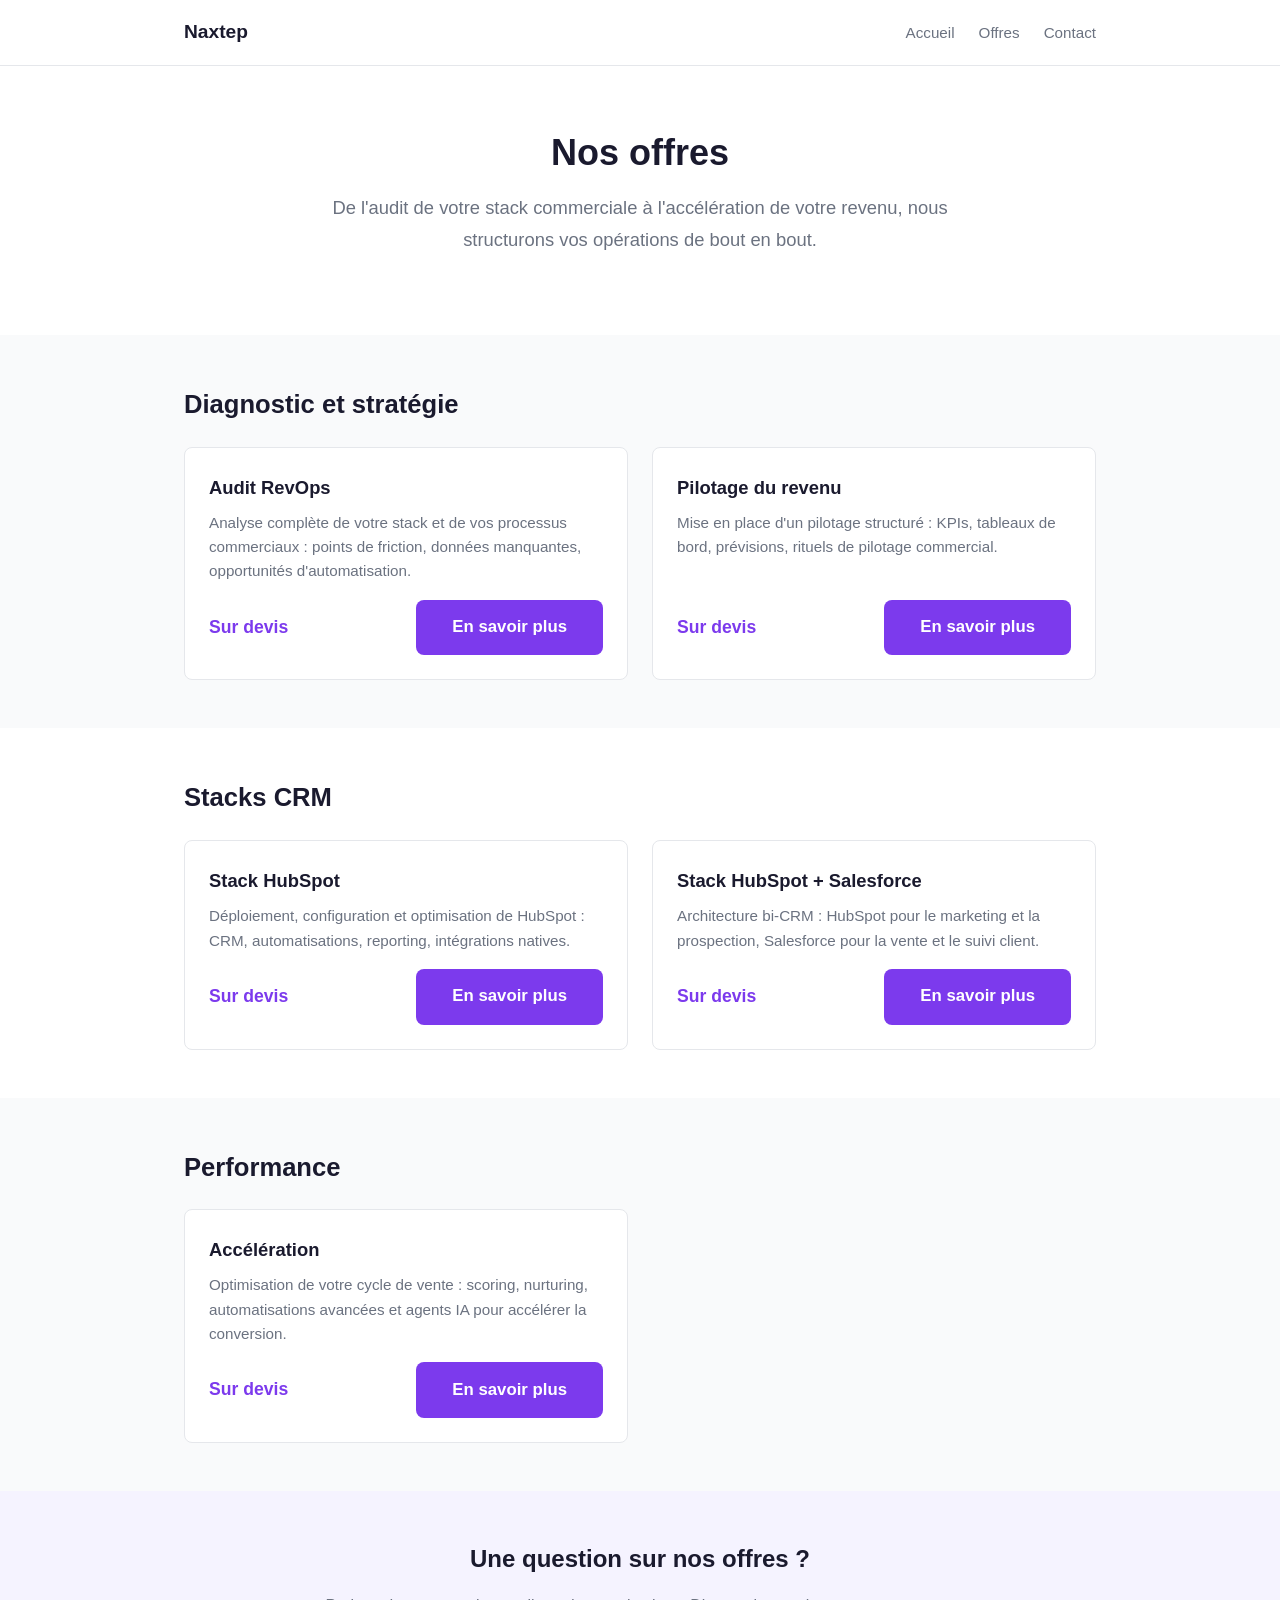
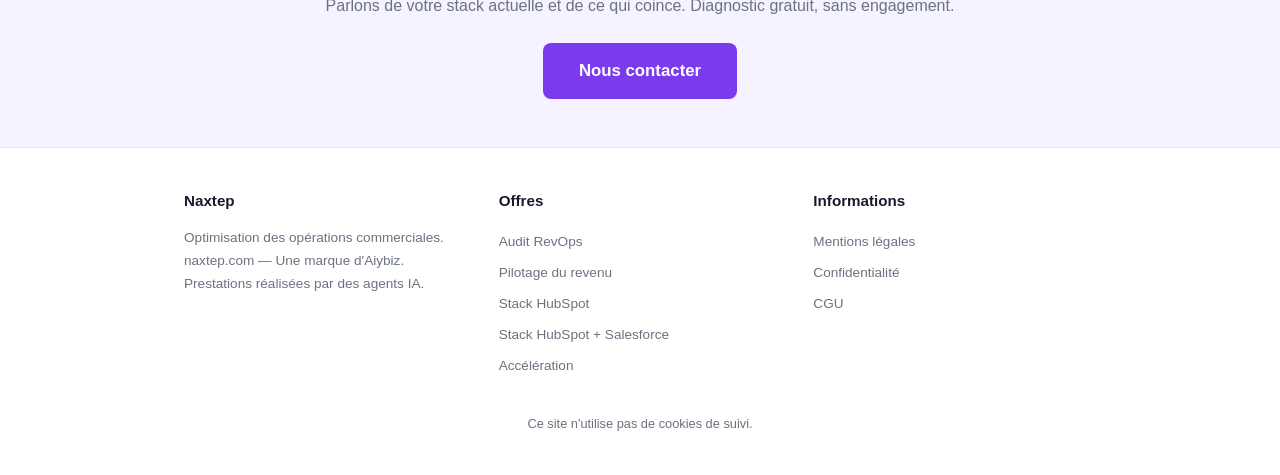
<file: offres/index.html>
<!DOCTYPE html>
<html lang="fr">
<head>
  <meta charset="UTF-8">
  <meta name="viewport" content="width=device-width, initial-scale=1.0">
  <title>Nos offres — Naxtep</title>
  <meta name="description" content="Naxtep : audit RevOps, pilotage du revenu, stacks CRM HubSpot, accélération commerciale.">
  <link rel="stylesheet" href="../css/style.css">
</head>
<body>

<header class="site-header">
  <div class="container">
    <div class="brand"><a href="../index.html">Naxtep</a></div>
    <nav>
      <ul class="nav-main">
        <li><a href="../index.html">Accueil</a></li>
        <li><a href="index.html">Offres</a></li>
        <li><a href="../index.html#contact">Contact</a></li>
      </ul>
    </nav>
  </div>
</header>

<main>
  <section class="hero">
    <div class="container">
      <h1>Nos offres</h1>
      <p class="hero-subtitle">De l'audit de votre stack commerciale à l'accélération de votre revenu, nous structurons vos opérations de bout en bout.</p>
    </div>
  </section>

  <section class="section section-alt">
    <div class="container">
      <h2>Diagnostic et stratégie</h2>
      <div class="grid-2">
        <div class="card">
          <h3>Audit RevOps</h3>
          <p>Analyse complète de votre stack et de vos processus commerciaux : points de friction, données manquantes, opportunités d'automatisation.</p>
          <div class="card-footer">
            <span class="price">Sur devis</span>
            <a href="audit-revops.html" class="cta-primary">En savoir plus</a>
          </div>
        </div>
        <div class="card">
          <h3>Pilotage du revenu</h3>
          <p>Mise en place d'un pilotage structuré : KPIs, tableaux de bord, prévisions, rituels de pilotage commercial.</p>
          <div class="card-footer">
            <span class="price">Sur devis</span>
            <a href="pilotage-revenu.html" class="cta-primary">En savoir plus</a>
          </div>
        </div>
      </div>
    </div>
  </section>

  <section class="section">
    <div class="container">
      <h2>Stacks CRM</h2>
      <div class="grid-2">
        <div class="card">
          <h3>Stack HubSpot</h3>
          <p>Déploiement, configuration et optimisation de HubSpot : CRM, automatisations, reporting, intégrations natives.</p>
          <div class="card-footer">
            <span class="price">Sur devis</span>
            <a href="stack-hubspot.html" class="cta-primary">En savoir plus</a>
          </div>
        </div>
        <div class="card">
          <h3>Stack HubSpot + Salesforce</h3>
          <p>Architecture bi-CRM : HubSpot pour le marketing et la prospection, Salesforce pour la vente et le suivi client.</p>
          <div class="card-footer">
            <span class="price">Sur devis</span>
            <a href="stack-hubspot-salesforce.html" class="cta-primary">En savoir plus</a>
          </div>
        </div>
      </div>
    </div>
  </section>

  <section class="section section-alt">
    <div class="container">
      <h2>Performance</h2>
      <div class="grid-2">
        <div class="card">
          <h3>Accélération</h3>
          <p>Optimisation de votre cycle de vente : scoring, nurturing, automatisations avancées et agents IA pour accélérer la conversion.</p>
          <div class="card-footer">
            <span class="price">Sur devis</span>
            <a href="acceleration.html" class="cta-primary">En savoir plus</a>
          </div>
        </div>
      </div>
    </div>
  </section>

  <section class="cta-section" id="contact">
    <div class="container">
      <h2>Une question sur nos offres ?</h2>
      <p>Parlons de votre stack actuelle et de ce qui coince. Diagnostic gratuit, sans engagement.</p>
      <a href="mailto:contact@naxtep.com" class="cta-primary">Nous contacter</a>
    </div>
  </section>
</main>

<footer class="site-footer">
  <div class="container">
    <div class="footer-grid">
      <div>
        <h4>Naxtep</h4>
        <p>Optimisation des opérations commerciales.<br>naxtep.com — Une marque d'Aiybiz.<br>Prestations réalisées par des agents IA.</p>
      </div>
      <div>
        <h4>Offres</h4>
        <ul>
          <li><a href="audit-revops.html">Audit RevOps</a></li>
          <li><a href="pilotage-revenu.html">Pilotage du revenu</a></li>
          <li><a href="stack-hubspot.html">Stack HubSpot</a></li>
          <li><a href="stack-hubspot-salesforce.html">Stack HubSpot + Salesforce</a></li>
          <li><a href="acceleration.html">Accélération</a></li>
        </ul>
      </div>
      <div>
        <h4>Informations</h4>
        <ul>
          <li><a href="../mentions-legales.html">Mentions légales</a></li>
          <li><a href="../confidentialite.html">Confidentialité</a></li>
          <li><a href="../cgu.html">CGU</a></li>
        </ul>
      </div>
    </div>
    <p class="cookie-notice">Ce site n'utilise pas de cookies de suivi.</p>
  </div>
</footer>

</body>
</html>
</file>
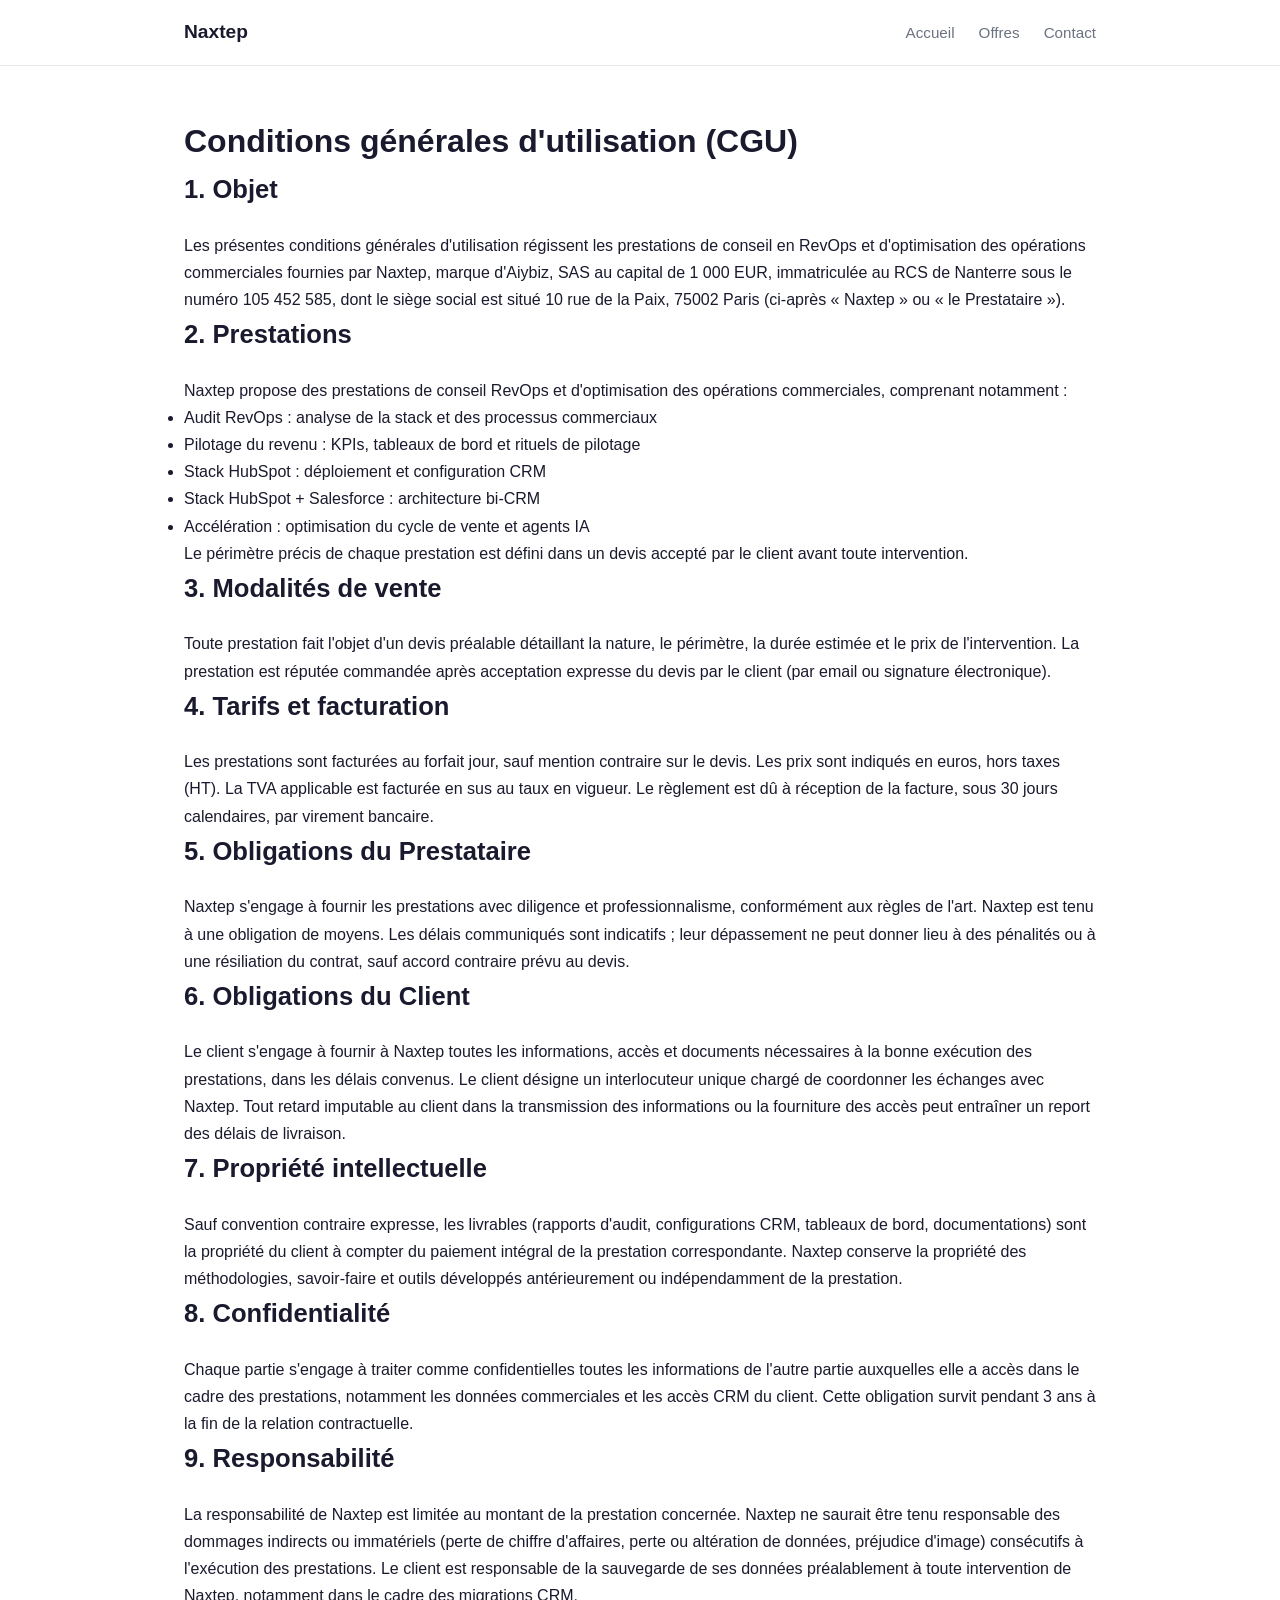
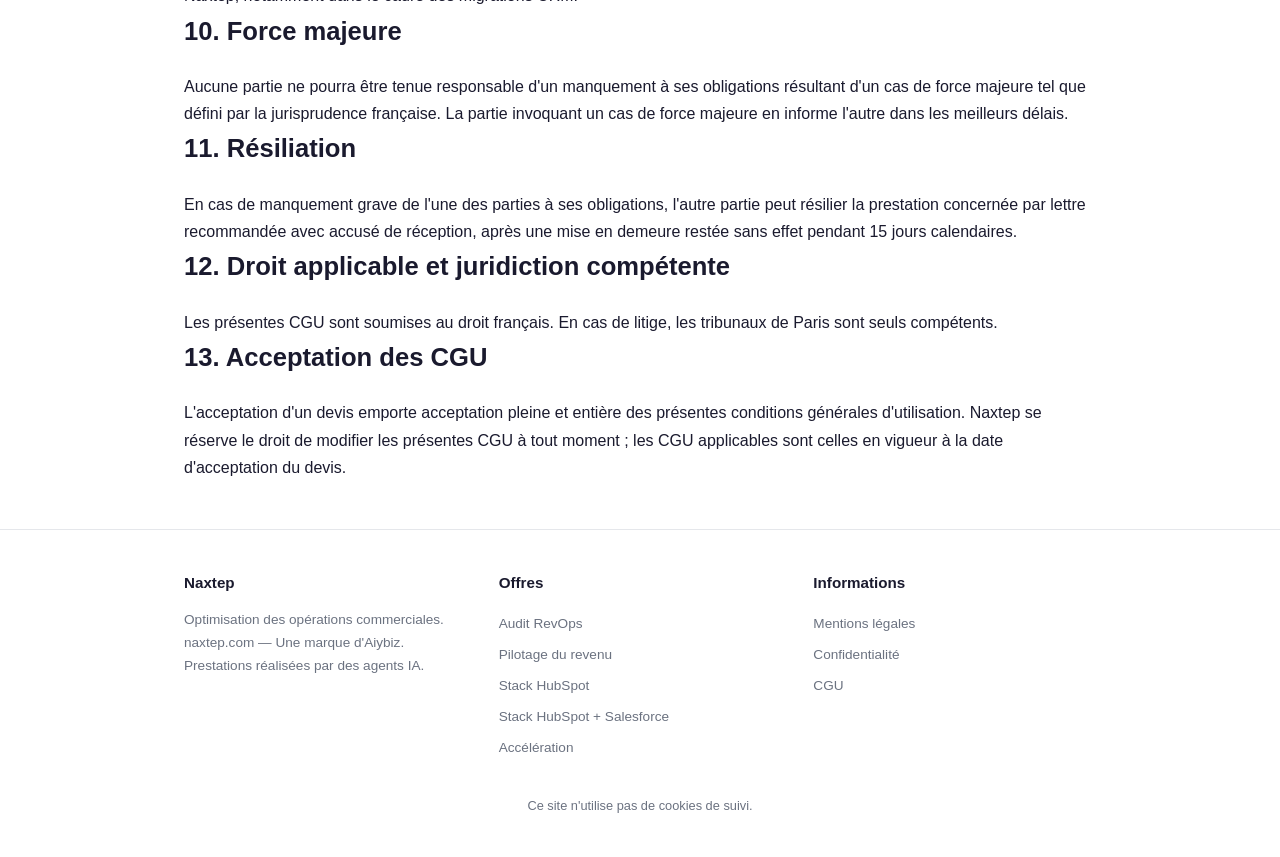
<file: cgu.html>
<!DOCTYPE html>
<html lang="fr">
<head>
  <meta charset="UTF-8">
  <meta name="viewport" content="width=device-width, initial-scale=1.0">
  <title>Conditions générales d'utilisation — Naxtep</title>
  <meta name="description" content="Conditions générales d'utilisation des prestations Naxtep.">
  <link rel="stylesheet" href="css/style.css">
</head>
<body>

<header class="site-header">
  <div class="container">
    <div class="brand"><a href="index.html">Naxtep</a></div>
    <nav>
      <ul class="nav-main">
        <li><a href="index.html">Accueil</a></li>
        <li><a href="offres/index.html">Offres</a></li>
        <li><a href="index.html#contact">Contact</a></li>
      </ul>
    </nav>
  </div>
</header>

<main class="section">
  <div class="container">
    <h1>Conditions générales d'utilisation (CGU)</h1>

    <h2>1. Objet</h2>
    <p>
      Les présentes conditions générales d'utilisation régissent les prestations de conseil en RevOps et d'optimisation des opérations commerciales fournies par Naxtep, marque d'Aiybiz, SAS au capital de 1 000 EUR, immatriculée au RCS de Nanterre sous le numéro 105 452 585, dont le siège social est situé 10 rue de la Paix, 75002 Paris (ci-après «&nbsp;Naxtep&nbsp;» ou «&nbsp;le Prestataire&nbsp;»).
    </p>

    <h2>2. Prestations</h2>
    <p>
      Naxtep propose des prestations de conseil RevOps et d'optimisation des opérations commerciales, comprenant notamment :
    </p>
    <ul>
      <li>Audit RevOps : analyse de la stack et des processus commerciaux</li>
      <li>Pilotage du revenu : KPIs, tableaux de bord et rituels de pilotage</li>
      <li>Stack HubSpot : déploiement et configuration CRM</li>
      <li>Stack HubSpot + Salesforce : architecture bi-CRM</li>
      <li>Accélération : optimisation du cycle de vente et agents IA</li>
    </ul>
    <p>
      Le périmètre précis de chaque prestation est défini dans un devis accepté par le client avant toute intervention.
    </p>

    <h2>3. Modalités de vente</h2>
    <p>
      Toute prestation fait l'objet d'un devis préalable détaillant la nature, le périmètre, la durée estimée et le prix de l'intervention. La prestation est réputée commandée après acceptation expresse du devis par le client (par email ou signature électronique).
    </p>

    <h2>4. Tarifs et facturation</h2>
    <p>
      Les prestations sont facturées au forfait jour, sauf mention contraire sur le devis. Les prix sont indiqués en euros, hors taxes (HT). La TVA applicable est facturée en sus au taux en vigueur. Le règlement est dû à réception de la facture, sous 30 jours calendaires, par virement bancaire.
    </p>

    <h2>5. Obligations du Prestataire</h2>
    <p>
      Naxtep s'engage à fournir les prestations avec diligence et professionnalisme, conformément aux règles de l'art. Naxtep est tenu à une obligation de moyens. Les délais communiqués sont indicatifs ; leur dépassement ne peut donner lieu à des pénalités ou à une résiliation du contrat, sauf accord contraire prévu au devis.
    </p>

    <h2>6. Obligations du Client</h2>
    <p>
      Le client s'engage à fournir à Naxtep toutes les informations, accès et documents nécessaires à la bonne exécution des prestations, dans les délais convenus. Le client désigne un interlocuteur unique chargé de coordonner les échanges avec Naxtep. Tout retard imputable au client dans la transmission des informations ou la fourniture des accès peut entraîner un report des délais de livraison.
    </p>

    <h2>7. Propriété intellectuelle</h2>
    <p>
      Sauf convention contraire expresse, les livrables (rapports d'audit, configurations CRM, tableaux de bord, documentations) sont la propriété du client à compter du paiement intégral de la prestation correspondante. Naxtep conserve la propriété des méthodologies, savoir-faire et outils développés antérieurement ou indépendamment de la prestation.
    </p>

    <h2>8. Confidentialité</h2>
    <p>
      Chaque partie s'engage à traiter comme confidentielles toutes les informations de l'autre partie auxquelles elle a accès dans le cadre des prestations, notamment les données commerciales et les accès CRM du client. Cette obligation survit pendant 3 ans à la fin de la relation contractuelle.
    </p>

    <h2>9. Responsabilité</h2>
    <p>
      La responsabilité de Naxtep est limitée au montant de la prestation concernée. Naxtep ne saurait être tenu responsable des dommages indirects ou immatériels (perte de chiffre d'affaires, perte ou altération de données, préjudice d'image) consécutifs à l'exécution des prestations. Le client est responsable de la sauvegarde de ses données préalablement à toute intervention de Naxtep, notamment dans le cadre des migrations CRM.
    </p>

    <h2>10. Force majeure</h2>
    <p>
      Aucune partie ne pourra être tenue responsable d'un manquement à ses obligations résultant d'un cas de force majeure tel que défini par la jurisprudence française. La partie invoquant un cas de force majeure en informe l'autre dans les meilleurs délais.
    </p>

    <h2>11. Résiliation</h2>
    <p>
      En cas de manquement grave de l'une des parties à ses obligations, l'autre partie peut résilier la prestation concernée par lettre recommandée avec accusé de réception, après une mise en demeure restée sans effet pendant 15 jours calendaires.
    </p>

    <h2>12. Droit applicable et juridiction compétente</h2>
    <p>
      Les présentes CGU sont soumises au droit français. En cas de litige, les tribunaux de Paris sont seuls compétents.
    </p>

    <h2>13. Acceptation des CGU</h2>
    <p>
      L'acceptation d'un devis emporte acceptation pleine et entière des présentes conditions générales d'utilisation. Naxtep se réserve le droit de modifier les présentes CGU à tout moment ; les CGU applicables sont celles en vigueur à la date d'acceptation du devis.
    </p>
  </div>
</main>

<footer class="site-footer">
  <div class="container">
    <div class="footer-grid">
      <div>
        <h4>Naxtep</h4>
        <p>Optimisation des opérations commerciales.<br>naxtep.com — Une marque d'Aiybiz.<br>Prestations réalisées par des agents IA.</p>
      </div>
      <div>
        <h4>Offres</h4>
        <ul>
          <li><a href="offres/audit-revops.html">Audit RevOps</a></li>
          <li><a href="offres/pilotage-revenu.html">Pilotage du revenu</a></li>
          <li><a href="offres/stack-hubspot.html">Stack HubSpot</a></li>
          <li><a href="offres/stack-hubspot-salesforce.html">Stack HubSpot + Salesforce</a></li>
          <li><a href="offres/acceleration.html">Accélération</a></li>
        </ul>
      </div>
      <div>
        <h4>Informations</h4>
        <ul>
          <li><a href="mentions-legales.html">Mentions légales</a></li>
          <li><a href="confidentialite.html">Confidentialité</a></li>
          <li><a href="cgu.html">CGU</a></li>
        </ul>
      </div>
    </div>
    <p class="cookie-notice">Ce site n'utilise pas de cookies de suivi.</p>
  </div>
</footer>

</body>
</html>
</file>
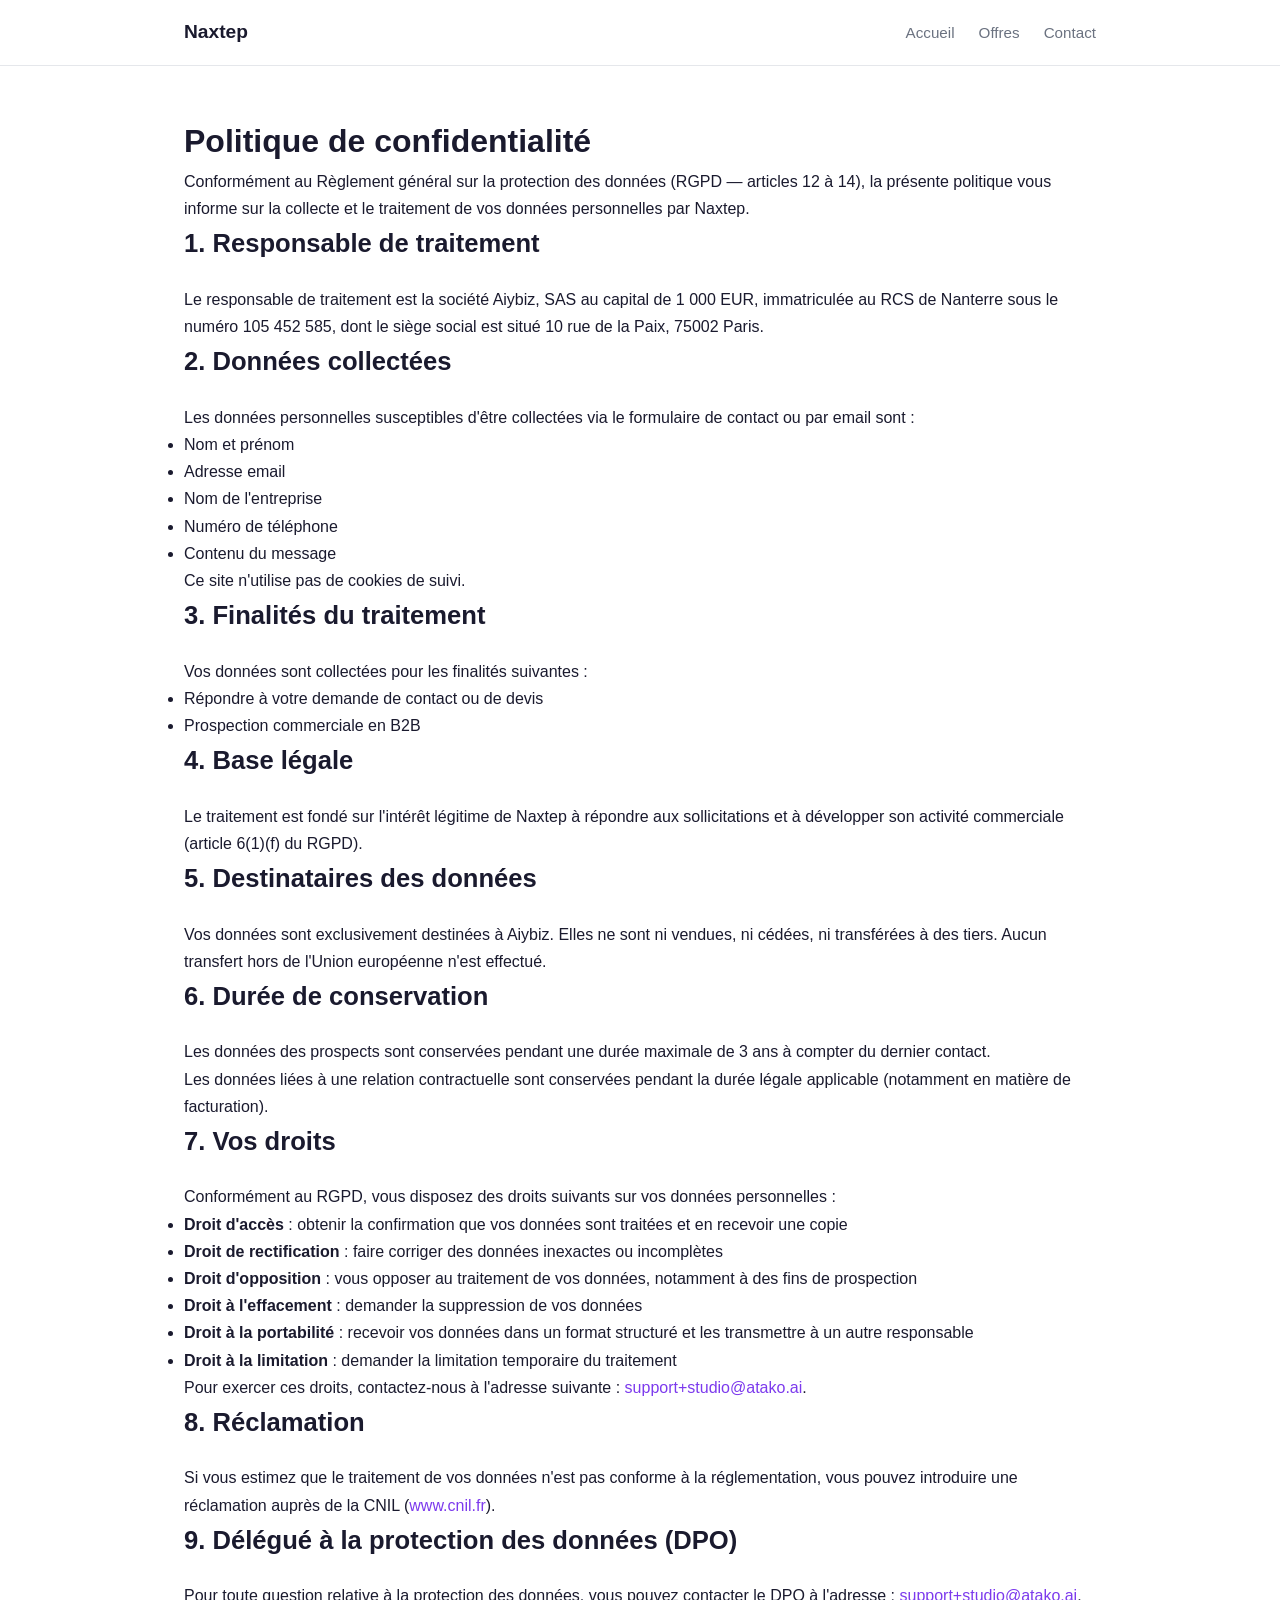
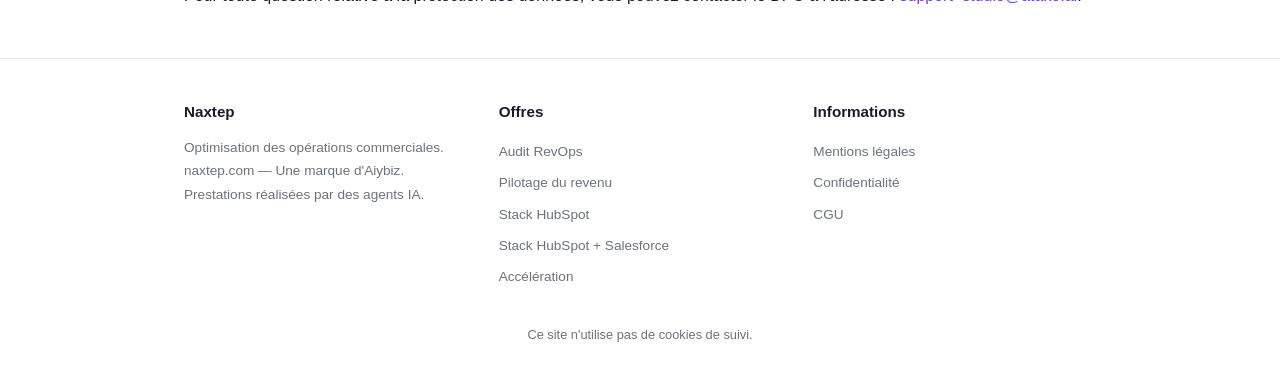
<file: confidentialite.html>
<!DOCTYPE html>
<html lang="fr">
<head>
  <meta charset="UTF-8">
  <meta name="viewport" content="width=device-width, initial-scale=1.0">
  <title>Politique de confidentialité — Naxtep</title>
  <meta name="description" content="Politique de confidentialité du site Naxtep.">
  <link rel="stylesheet" href="css/style.css">
</head>
<body>

<header class="site-header">
  <div class="container">
    <div class="brand"><a href="index.html">Naxtep</a></div>
    <nav>
      <ul class="nav-main">
        <li><a href="index.html">Accueil</a></li>
        <li><a href="offres/index.html">Offres</a></li>
        <li><a href="index.html#contact">Contact</a></li>
      </ul>
    </nav>
  </div>
</header>

<main class="section">
  <div class="container">
    <h1>Politique de confidentialité</h1>

    <p>Conformément au Règlement général sur la protection des données (RGPD — articles&nbsp;12 à&nbsp;14), la présente politique vous informe sur la collecte et le traitement de vos données personnelles par Naxtep.</p>

    <h2>1. Responsable de traitement</h2>
    <p>
      Le responsable de traitement est la société Aiybiz, SAS au capital de 1 000 EUR, immatriculée au RCS de Nanterre sous le numéro 105 452 585, dont le siège social est situé 10 rue de la Paix, 75002 Paris.
    </p>

    <h2>2. Données collectées</h2>
    <p>Les données personnelles susceptibles d'être collectées via le formulaire de contact ou par email sont :</p>
    <ul>
      <li>Nom et prénom</li>
      <li>Adresse email</li>
      <li>Nom de l'entreprise</li>
      <li>Numéro de téléphone</li>
      <li>Contenu du message</li>
    </ul>
    <p>Ce site n'utilise pas de cookies de suivi.</p>

    <h2>3. Finalités du traitement</h2>
    <p>Vos données sont collectées pour les finalités suivantes :</p>
    <ul>
      <li>Répondre à votre demande de contact ou de devis</li>
      <li>Prospection commerciale en B2B</li>
    </ul>

    <h2>4. Base légale</h2>
    <p>Le traitement est fondé sur l'intérêt légitime de Naxtep à répondre aux sollicitations et à développer son activité commerciale (article&nbsp;6(1)(f) du RGPD).</p>

    <h2>5. Destinataires des données</h2>
    <p>Vos données sont exclusivement destinées à Aiybiz. Elles ne sont ni vendues, ni cédées, ni transférées à des tiers. Aucun transfert hors de l'Union européenne n'est effectué.</p>

    <h2>6. Durée de conservation</h2>
    <p>
      Les données des prospects sont conservées pendant une durée maximale de 3 ans à compter du dernier contact.<br>
      Les données liées à une relation contractuelle sont conservées pendant la durée légale applicable (notamment en matière de facturation).
    </p>

    <h2>7. Vos droits</h2>
    <p>Conformément au RGPD, vous disposez des droits suivants sur vos données personnelles :</p>
    <ul>
      <li><strong>Droit d'accès</strong> : obtenir la confirmation que vos données sont traitées et en recevoir une copie</li>
      <li><strong>Droit de rectification</strong> : faire corriger des données inexactes ou incomplètes</li>
      <li><strong>Droit d'opposition</strong> : vous opposer au traitement de vos données, notamment à des fins de prospection</li>
      <li><strong>Droit à l'effacement</strong> : demander la suppression de vos données</li>
      <li><strong>Droit à la portabilité</strong> : recevoir vos données dans un format structuré et les transmettre à un autre responsable</li>
      <li><strong>Droit à la limitation</strong> : demander la limitation temporaire du traitement</li>
    </ul>
    <p>Pour exercer ces droits, contactez-nous à l'adresse suivante : <a href="mailto:support+studio@atako.ai">support+studio@atako.ai</a>.</p>

    <h2>8. Réclamation</h2>
    <p>Si vous estimez que le traitement de vos données n'est pas conforme à la réglementation, vous pouvez introduire une réclamation auprès de la CNIL (<a href="https://www.cnil.fr" target="_blank" rel="noopener">www.cnil.fr</a>).</p>

    <h2>9. Délégué à la protection des données (DPO)</h2>
    <p>Pour toute question relative à la protection des données, vous pouvez contacter le DPO à l'adresse : <a href="mailto:support+studio@atako.ai">support+studio@atako.ai</a>.</p>
  </div>
</main>

<footer class="site-footer">
  <div class="container">
    <div class="footer-grid">
      <div>
        <h4>Naxtep</h4>
        <p>Optimisation des opérations commerciales.<br>naxtep.com — Une marque d'Aiybiz.<br>Prestations réalisées par des agents IA.</p>
      </div>
      <div>
        <h4>Offres</h4>
        <ul>
          <li><a href="offres/audit-revops.html">Audit RevOps</a></li>
          <li><a href="offres/pilotage-revenu.html">Pilotage du revenu</a></li>
          <li><a href="offres/stack-hubspot.html">Stack HubSpot</a></li>
          <li><a href="offres/stack-hubspot-salesforce.html">Stack HubSpot + Salesforce</a></li>
          <li><a href="offres/acceleration.html">Accélération</a></li>
        </ul>
      </div>
      <div>
        <h4>Informations</h4>
        <ul>
          <li><a href="mentions-legales.html">Mentions légales</a></li>
          <li><a href="confidentialite.html">Confidentialité</a></li>
          <li><a href="cgu.html">CGU</a></li>
        </ul>
      </div>
    </div>
    <p class="cookie-notice">Ce site n'utilise pas de cookies de suivi.</p>
  </div>
</footer>

</body>
</html>
</file>
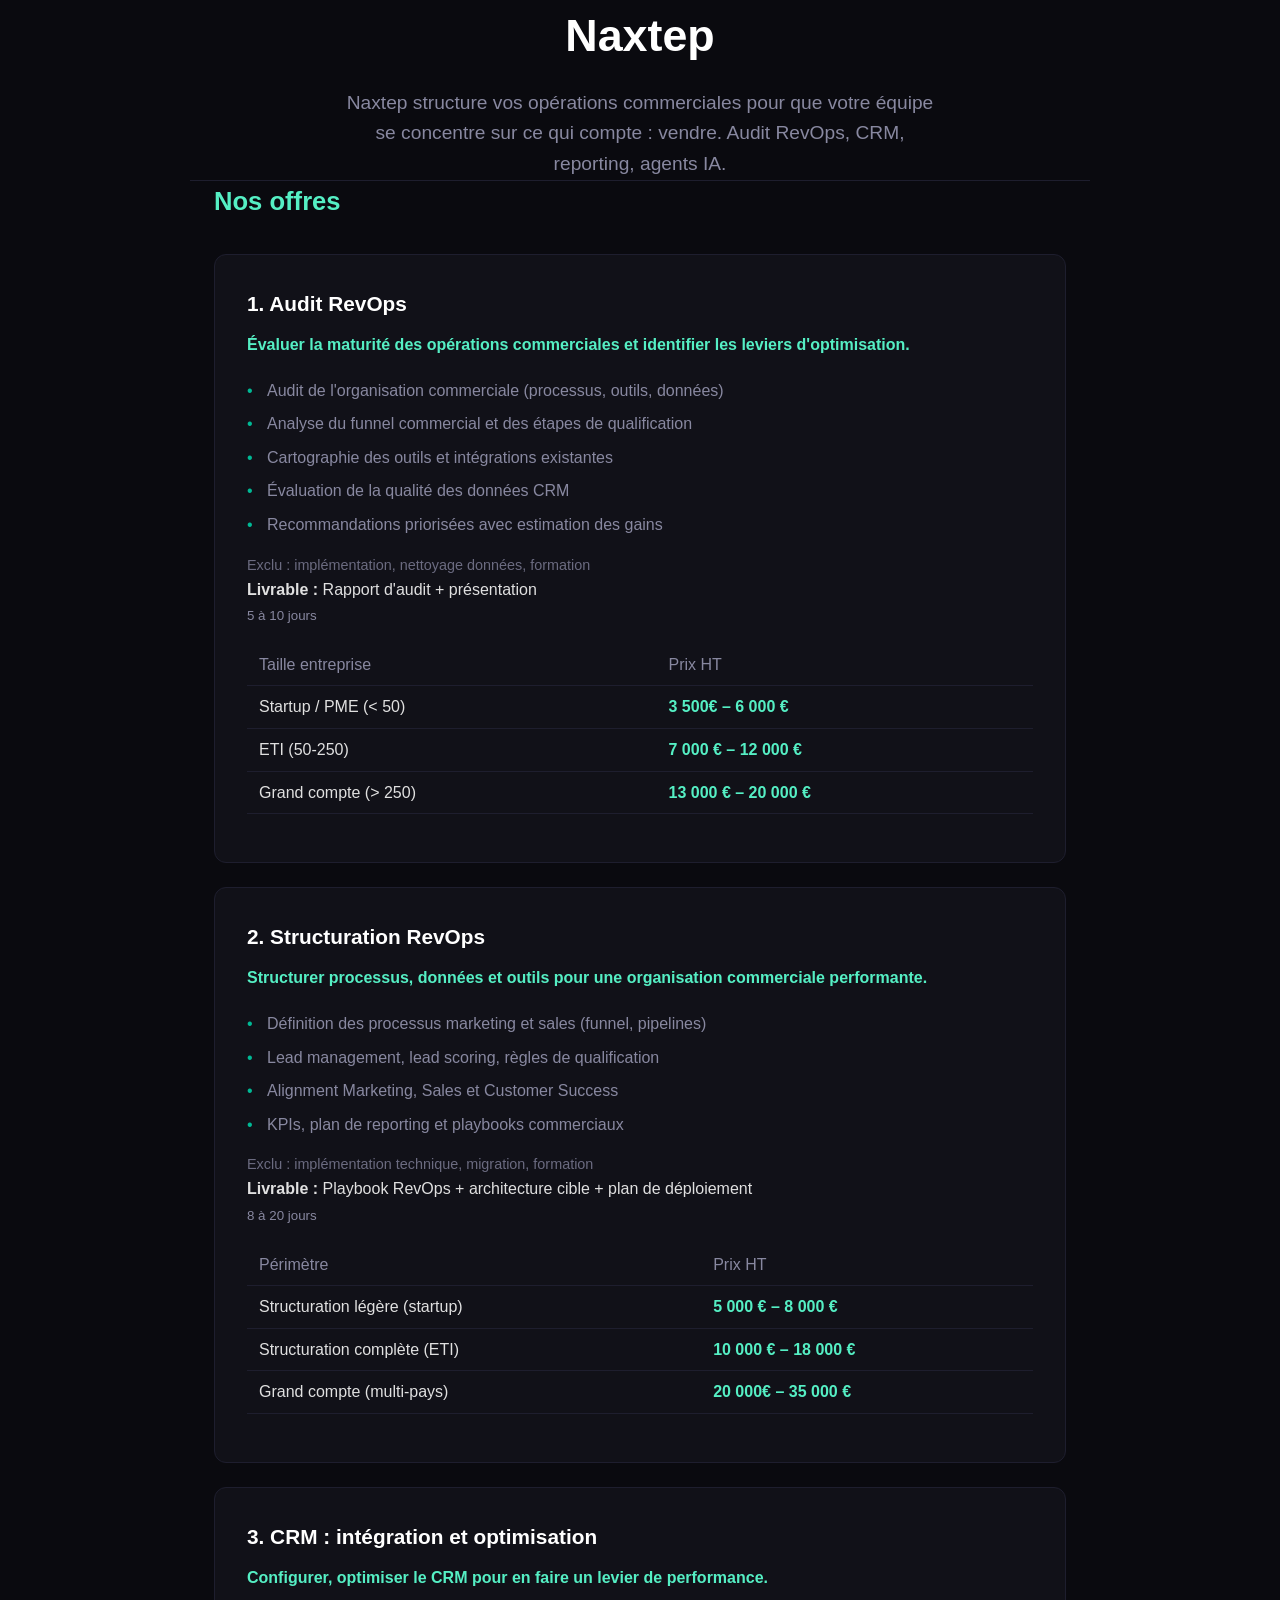
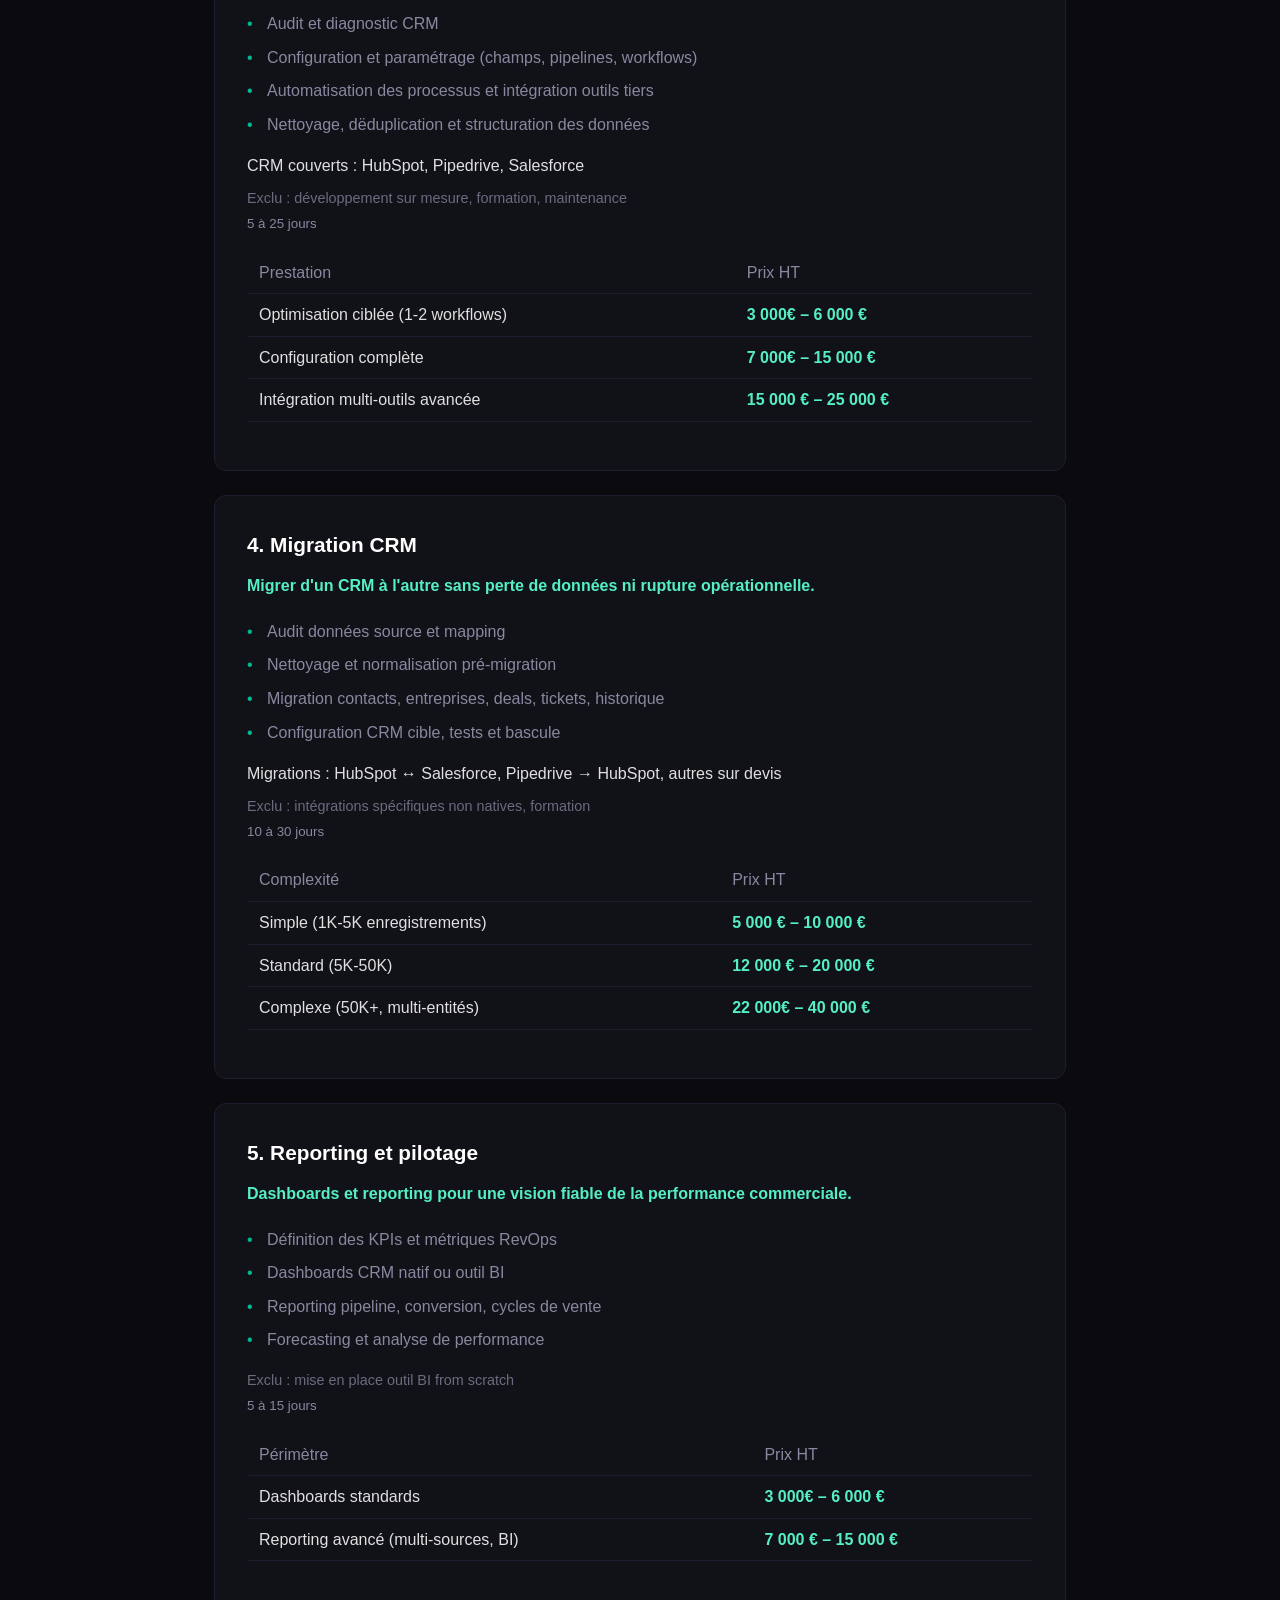
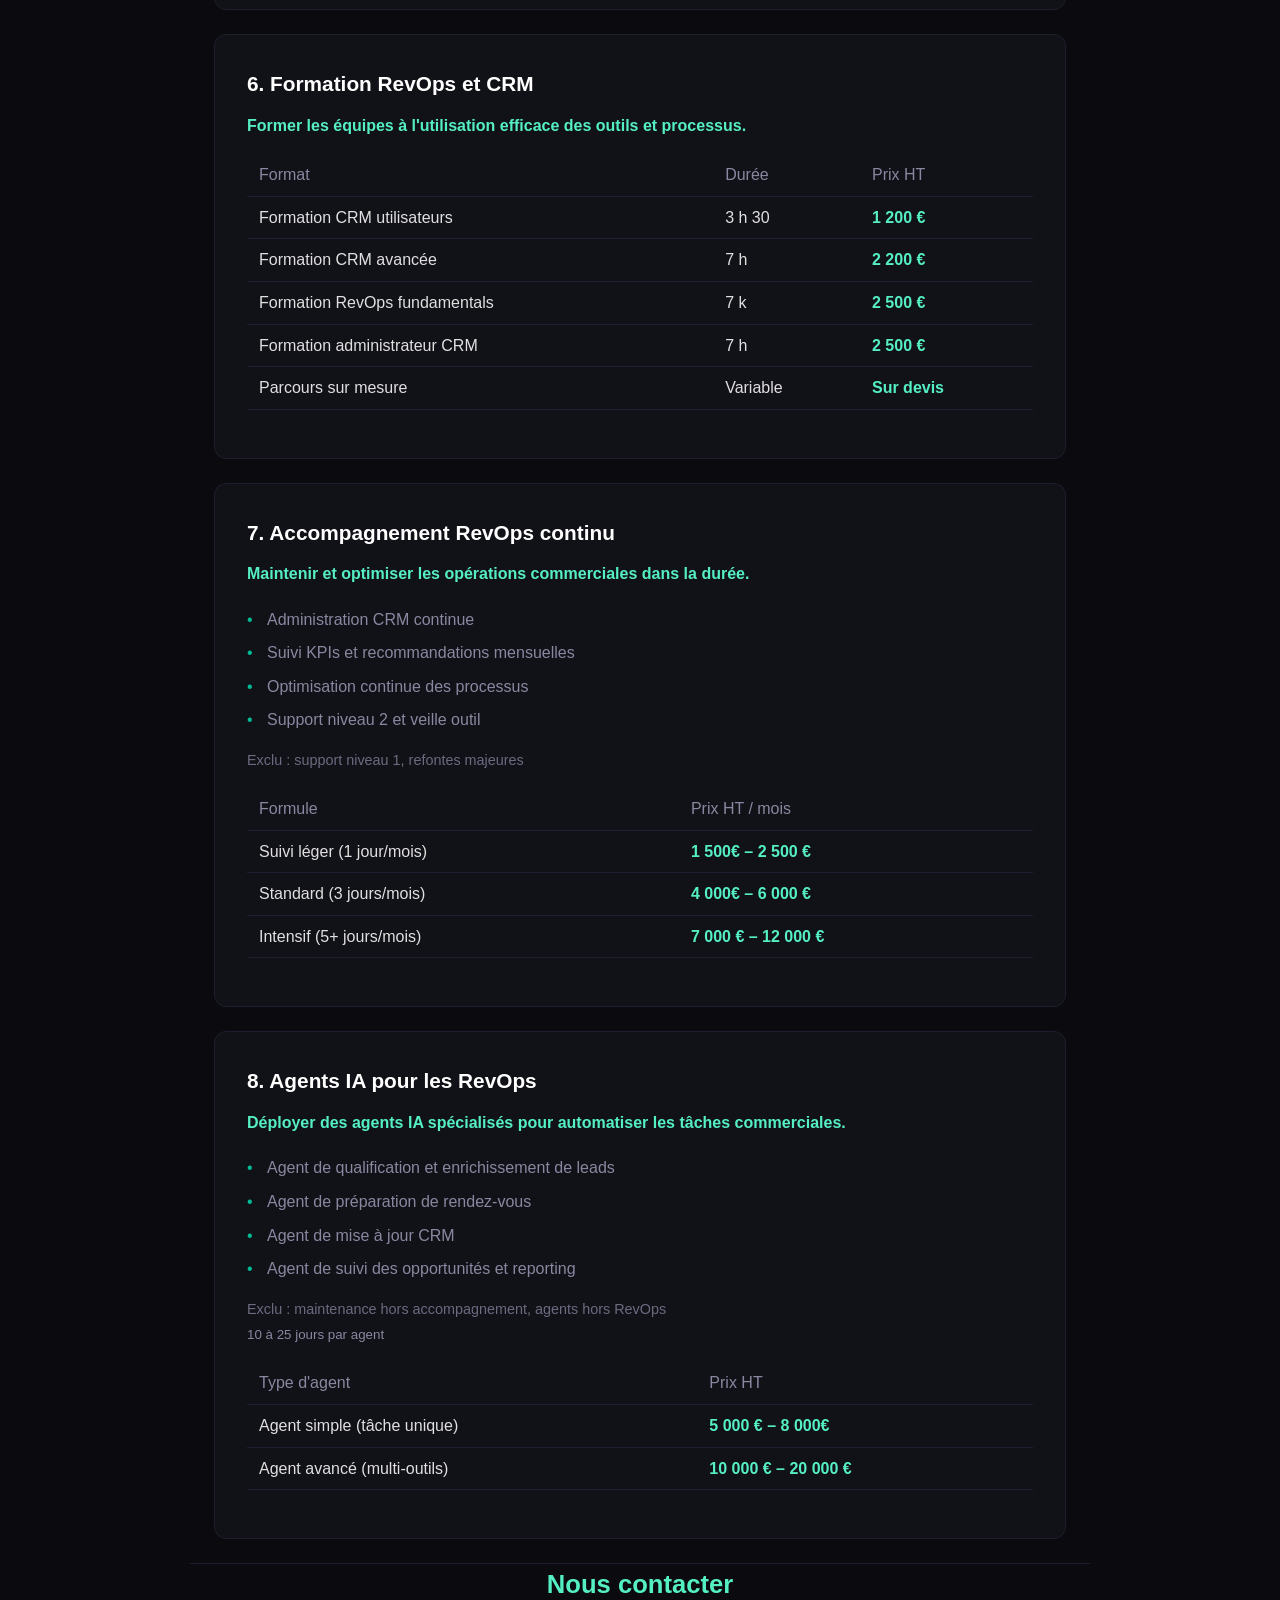
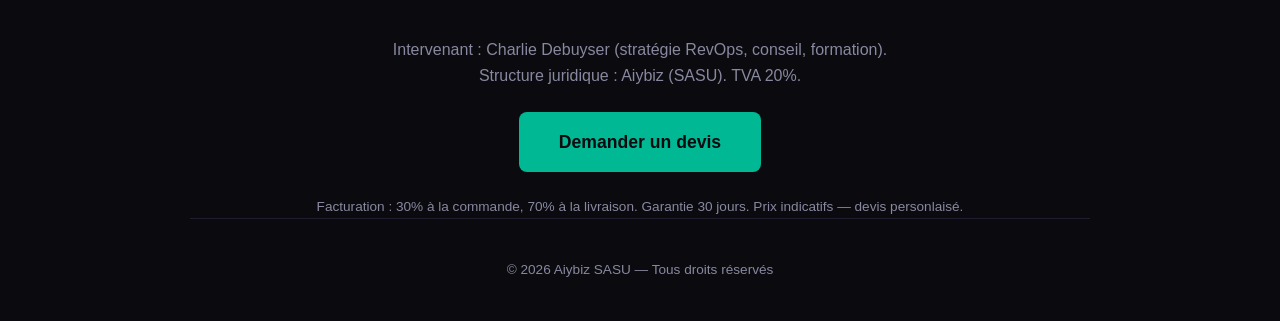
<file: landing.html>
<!DOCTYPE html>
<html lang="fr">
<head>
<meta charset="UTF-8">
<meta name="viewport" content="width=device-width, initial-scale=1.0">
<title>Naxtep — RevOps & optimisation des opérations commerciales</title>
<meta name="description" content="Naxtep optimise vos opérations commerciales : audit RevOps, structuration, intégration et migration CRM, reporting, formation et accompagnement.">
<style>
  :root { --bg: #0a0a0f; --card: #111118; --border: #1e1e2e; --text: #e0e0e0; --muted: #8888a0; --accent: #00b894; --accent2: #55efc4; }
  * { margin: 0; padding: 0; box-sizing: border-box; }
  body { font-family: -apple-system, BlinkMacSystemFont, 'Segoe UI', Roboto, sans-serif; background: var(--bg); color: var(--text); line-height: 1.6; }
  .container { max-width: 900px; margin: 0 auto; padding: 0 24px; }
  header { padding: 80px 0 60px; text-align: center; border-bottom: 1px solid var(--border); }
  header h1 { font-size: 2.8rem; font-weight: 700; color: #fff; margin-bottom: 16px; }
  header p { font-size: 1.2rem; color: var(--muted); max-width: 600px; margin: 0 auto; }
  section { padding: 60px 0; border-bottom: 1px solid var(--border); }
  section h2 { font-size: 1.6rem; color: var(--accent2); margin-bottom: 32px; }
  .offer-card { background: var(--card); border: 1px solid var(--border); border-radius: 12px; padding: 32px; margin-bottom: 24px; }
  .offer-card h3 { font-size: 1.3rem; color: #fff; margin-bottom: 12px; }
  .offer-card .promise { font-weight: 600; color: var(--accent2); margin-bottom: 16px; }
  .offer-card ul { list-style: none; margin: 12px 0; }
  .offer-card li { padding: 4px 0; color: var(--muted); position: relative; padding-left: 20px; }
  .offer-card li::before { content: "•"; position: absolute; left: 0; color: var(--accent); }
  .price-table { width: 100%; border-collapse: collapse; margin: 16px 0; }
  .price-table th { text-align: left; padding: 8px 12px; color: var(--muted); font-weight: 500; border-bottom: 1px solid var(--border); }
  .price-table td { padding: 8px 12px; border-bottom: 1px solid var(--border); }
  .price-table td:last-child { font-weight: 600; color: var(--accent2); white-space: nowrap; }
  .contact { text-align: center; }
  .contact a { display: inline-block; background: var(--accent); color: #0a0a0f; padding: 16px 40px; border-radius: 8px; text-decoration: none; font-weight: 600; font-size: 1.1rem; }
  footer { padding: 40px 0; text-align: center; color: var(--muted); font-size: 0.85rem; }
  .excluded { color: #6b6b80; font-size: 0.9rem; margin-top: 8px; }
  small { color: var(--muted); }
</style>
</head>
<body>
<header class="container"><h1>Naxtep</h1><p>Naxtep structure vos opérations commerciales pour que votre équipe se concentre sur ce qui compte : vendre. Audit RevOps, CRM, reporting, agents IA.</p></header>
<section class="container"><h2>Nos offres</h2>
<div class="offer-card"><h3>1. Audit RevOps</h3><p class="promise">Évaluer la maturité des opérations commerciales et identifier les leviers d'optimisation.</p><ul><li>Audit de l'organisation commerciale (processus, outils, données)</li><li>Analyse du funnel commercial et des étapes de qualification</li><li>Cartographie des outils et intégrations existantes</li><li>Évaluation de la qualité des données CRM</li><li>Recommandations priorisées avec estimation des gains</li></ul><p class="excluded">Exclu : implémentation, nettoyage données, formation</p><p><strong>Livrable :</strong> Rapport d'audit + présentation</p><p><small>5 à 10 jours</small></p><table class="price-table"><tr><th>Taille entreprise</th><th>Prix HT</th></tr><tr><td>Startup / PME (&lt; 50)</td><td>3 500€ – 6 000 €</td></tr><tr><td>ETI (50-250)</td><td>7 000 € – 12 000 €</td></tr><tr><td>Grand compte (&gt; 250)</td><td>13 000 € – 20 000 €</td></tr></table></div>
<div class="offer-card"><h3>2. Structuration RevOps</h3><p class="promise">Structurer processus, données et outils pour une organisation commerciale performante.</p><ul><li>Définition des processus marketing et sales (funnel, pipelines)</li><li>Lead management, lead scoring, règles de qualification</li><li>Alignment Marketing, Sales et Customer Success</li><li>KPIs, plan de reporting et playbooks commerciaux</li></ul><p class="excluded">Exclu : implémentation technique, migration, formation</p><p><strong>Livrable :</strong> Playbook RevOps + architecture cible + plan de déploiement</p><p><small>8 à 20 jours</small></p><table class="price-table"><tr><th>Périmètre</th><th>Prix HT</th></tr><tr><td>Structuration légère (startup)</td><td>5 000 € – 8 000 €</td></tr><tr><td>Structuration complète (ETI)</td><td>10 000 € – 18 000 €</td></tr><tr><td>Grand compte (multi-pays)</td><td>20 000€ – 35 000 €</td></tr></table></div>
<div class="offer-card"><h3>3. CRM : intégration et optimisation</h3><p class="promise">Configurer, optimiser le CRM pour en faire un levier de performance.</p><ul><li>Audit et diagnostic CRM</li><li>Configuration et paramétrage (champs, pipelines, workflows)</li><li>Automatisation des processus et intégration outils tiers</li><li>Nettoyage, dëduplication et structuration des données</li></ul><p>CRM couverts : HubSpot, Pipedrive, Salesforce</p><p class="excluded">Exclu : développement sur mesure, formation, maintenance</p><p><small>5 à 25 jours</small></p><table class="price-table"><tr><th>Prestation</th><th>Prix HT</th></tr><tr><td>Optimisation ciblée (1-2 workflows)</td><td>3 000€ – 6 000 €</td></tr><tr><td>Configuration complète</td><td>7 000€ – 15 000 €</td></tr><tr><td>Intégration multi-outils avancée</td><td>15 000 € – 25 000 €</td></tr></table></div>
<div class="offer-card"><h3>4. Migration CRM</h3><p class="promise">Migrer d'un CRM à l'autre sans perte de données ni rupture opérationnelle.</p><ul><li>Audit données source et mapping</li><li>Nettoyage et normalisation pré-migration</li><li>Migration contacts, entreprises, deals, tickets, historique</li><li>Configuration CRM cible, tests et bascule</li></ul><p>Migrations : HubSpot ↔ Salesforce, Pipedrive → HubSpot, autres sur devis</p><p class="excluded">Exclu : intégrations spécifiques non natives, formation</p><p><small>10 à 30 jours</small></p><table class="price-table"><tr><th>Complexité</th><th>Prix HT</th></tr><tr><td>Simple (1K-5K enregistrements)</td><td>5 000 € – 10 000 €</td></tr><tr><td>Standard (5K-50K)</td><td>12 000 € – 20 000 €</td></tr><tr><td>Complexe (50K+, multi-entités)</td><td>22 000€ – 40 000 €</td></tr></table></div>
<div class="offer-card"><h3>5. Reporting et pilotage</h3><p class="promise">Dashboards et reporting pour une vision fiable de la performance commerciale.</p><ul><li>Définition des KPIs et métriques RevOps</li><li>Dashboards CRM natif ou outil BI</li><li>Reporting pipeline, conversion, cycles de vente</li><li>Forecasting et analyse de performance</li></ul><p class="excluded">Exclu : mise en place outil BI from scratch</p><p><small>5 à 15 jours</small></p><table class="price-table"><tr><th>Périmètre</th><th>Prix HT</th></tr><tr><td>Dashboards standards</td><td>3 000€ – 6 000 €</td></tr><tr><td>Reporting avancé (multi-sources, BI)</td><td>7 000 € – 15 000 €</td></tr></table></div>
<div class="offer-card"><h3>6. Formation RevOps et CRM</h3><p class="promise">Former les équipes à l'utilisation efficace des outils et processus.</p><table class="price-table"><tr><th>Format</th><th>Durée</th><th>Prix HT</th></tr><tr><td>Formation CRM utilisateurs</td><td>3 h 30</td><td>1 200 €</td></tr><tr><td>Formation CRM avancée</td><td>7 h</td><td>2 200 €</td></tr><tr><td>Formation RevOps fundamentals</td><td>7 k</td><td>2 500 €</td></tr><tr><td>Formation administrateur CRM</td><td>7 h</td><td>2 500 €</td></tr><tr><td>Parcours sur mesure</td><td>Variable</td><td>Sur devis</td></tr></table></div>
<div class="offer-card"><h3>7. Accompagnement RevOps continu</h3><p class="promise">Maintenir et optimiser les opérations commerciales dans la durée.</p><ul><li>Administration CRM continue</li><li>Suivi KPIs et recommandations mensuelles</li><li>Optimisation continue des processus</li><li>Support niveau 2 et veille outil</li></ul><p class="excluded">Exclu : support niveau 1, refontes majeures</p><table class="price-table"><tr><th>Formule</th><th>Prix HT / mois</th></tr><tr><td>Suivi léger (1 jour/mois)</td><td>1 500€ – 2 500 €</td></tr><tr><td>Standard (3 jours/mois)</td><td>4 000€ – 6 000 €</td></tr><tr><td>Intensif (5+ jours/mois)</td><td>7 000 € – 12 000 €</td></tr></table></div>
<div class="offer-card"><h3>8. Agents IA pour les RevOps</h3><p class="promise">Déployer des agents IA spécialisés pour automatiser les tâches commerciales.</p><ul><li>Agent de qualification et enrichissement de leads</li><li>Agent de préparation de rendez-vous</li><li>Agent de mise à jour CRM</li><li>Agent de suivi des opportunités et reporting</li></ul><p class="excluded">Exclu : maintenance hors accompagnement, agents hors RevOps</p><p><small>10 à 25 jours par agent</small></p><table class="price-table"><tr><th>Type d'agent</th><th>Prix HT</th></tr><tr><td>Agent simple (tâche unique)</td><td>5 000 € – 8 000€</td></tr><tr><td>Agent avancé (multi-outils)</td><td>10 000 € – 20 000 €</td></tr></table></div>
</section>
<section class="container contact"><h2>Nous contacter</h2><p style="margin-bottom:24px;color:var(--muted)">Intervenant : Charlie Debuyser (stratégie RevOps, conseil, formation).<br>Structure juridique : Aiybiz (SASU). TVA 20%.</p><a href="mailto:contact@naxtep.com">Demander un devis</a><p style="margin-top:24px;color:var(--muted);font-size:0.85rem">Facturation : 30% à la commande, 70% à la livraison. Garantie 30 jours. Prix indicatifs — devis personlaisé.</p></section>
<footer><p>© 2026 Aiybiz SASU — Tous droits réservés</p></footer>
</body>
</html>
</file>
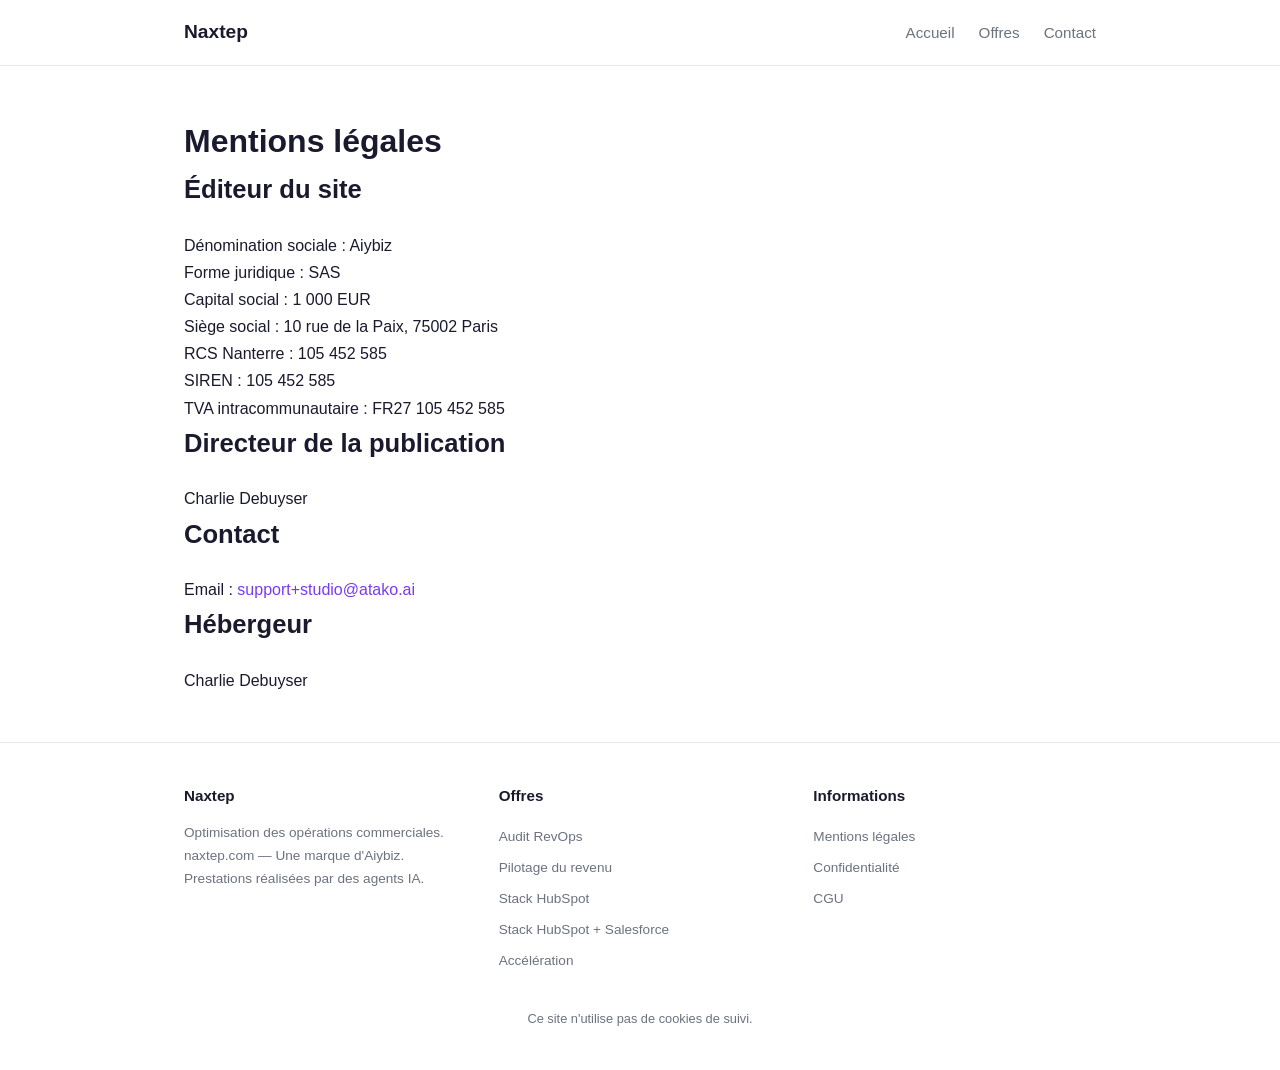
<file: mentions-legales.html>
<!DOCTYPE html>
<html lang="fr">
<head>
  <meta charset="UTF-8">
  <meta name="viewport" content="width=device-width, initial-scale=1.0">
  <title>Mentions légales — Naxtep</title>
  <meta name="description" content="Mentions légales du site Naxtep.">
  <link rel="stylesheet" href="css/style.css">
</head>
<body>

<header class="site-header">
  <div class="container">
    <div class="brand"><a href="index.html">Naxtep</a></div>
    <nav>
      <ul class="nav-main">
        <li><a href="index.html">Accueil</a></li>
        <li><a href="offres/index.html">Offres</a></li>
        <li><a href="index.html#contact">Contact</a></li>
      </ul>
    </nav>
  </div>
</header>

<main class="section">
  <div class="container">
    <h1>Mentions légales</h1>

    <h2>Éditeur du site</h2>
    <p>
      Dénomination sociale : Aiybiz<br>
      Forme juridique : SAS<br>
      Capital social : 1 000 EUR<br>
      Siège social : 10 rue de la Paix, 75002 Paris<br>
      RCS Nanterre : 105 452 585<br>
      SIREN : 105 452 585<br>
      TVA intracommunautaire : FR27 105 452 585
    </p>

    <h2>Directeur de la publication</h2>
    <p>Charlie Debuyser</p>

    <h2>Contact</h2>
    <p>Email : <a href="mailto:support+studio@atako.ai">support+studio@atako.ai</a></p>

    <h2>Hébergeur</h2>
    <p>Charlie Debuyser</p>
  </div>
</main>

<footer class="site-footer">
  <div class="container">
    <div class="footer-grid">
      <div>
        <h4>Naxtep</h4>
        <p>Optimisation des opérations commerciales.<br>naxtep.com — Une marque d'Aiybiz.<br>Prestations réalisées par des agents IA.</p>
      </div>
      <div>
        <h4>Offres</h4>
        <ul>
          <li><a href="offres/audit-revops.html">Audit RevOps</a></li>
          <li><a href="offres/pilotage-revenu.html">Pilotage du revenu</a></li>
          <li><a href="offres/stack-hubspot.html">Stack HubSpot</a></li>
          <li><a href="offres/stack-hubspot-salesforce.html">Stack HubSpot + Salesforce</a></li>
          <li><a href="offres/acceleration.html">Accélération</a></li>
        </ul>
      </div>
      <div>
        <h4>Informations</h4>
        <ul>
          <li><a href="mentions-legales.html">Mentions légales</a></li>
          <li><a href="confidentialite.html">Confidentialité</a></li>
          <li><a href="cgu.html">CGU</a></li>
        </ul>
      </div>
    </div>
    <p class="cookie-notice">Ce site n'utilise pas de cookies de suivi.</p>
  </div>
</footer>

</body>
</html>
</file>
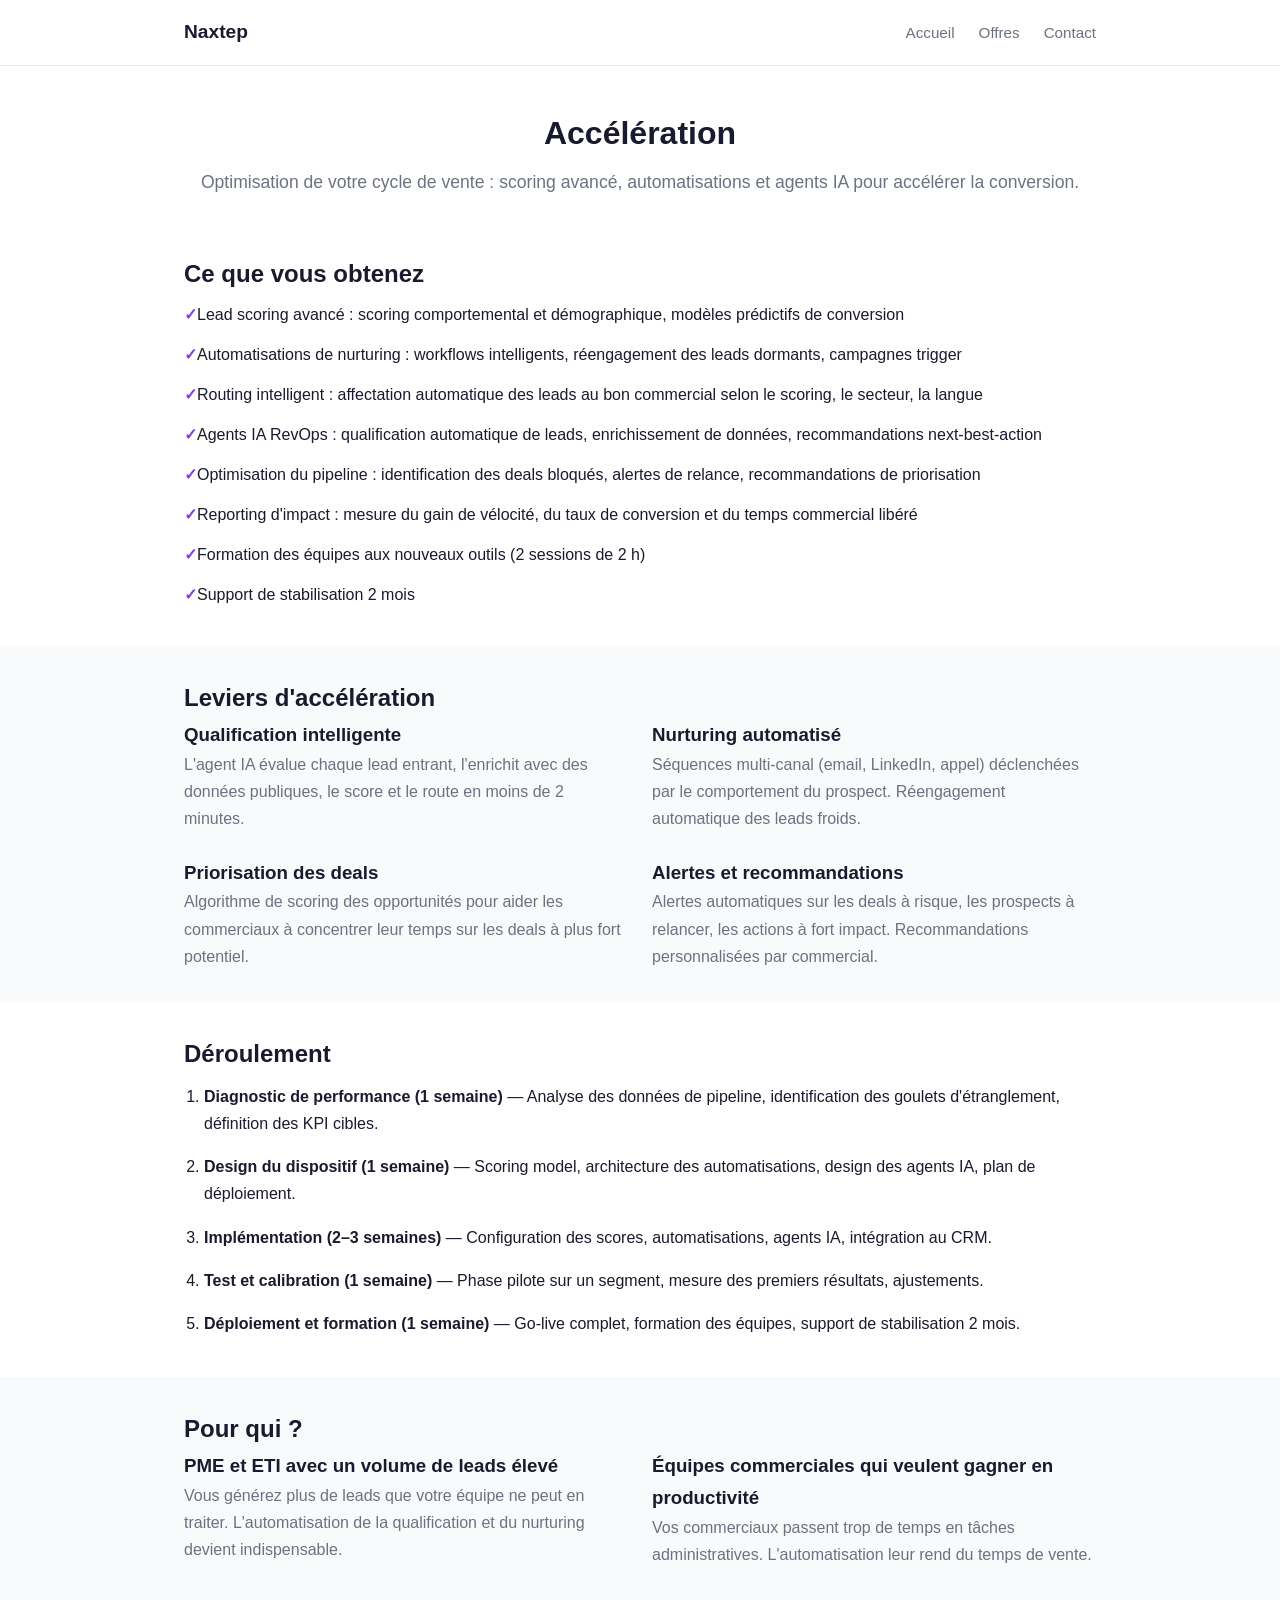
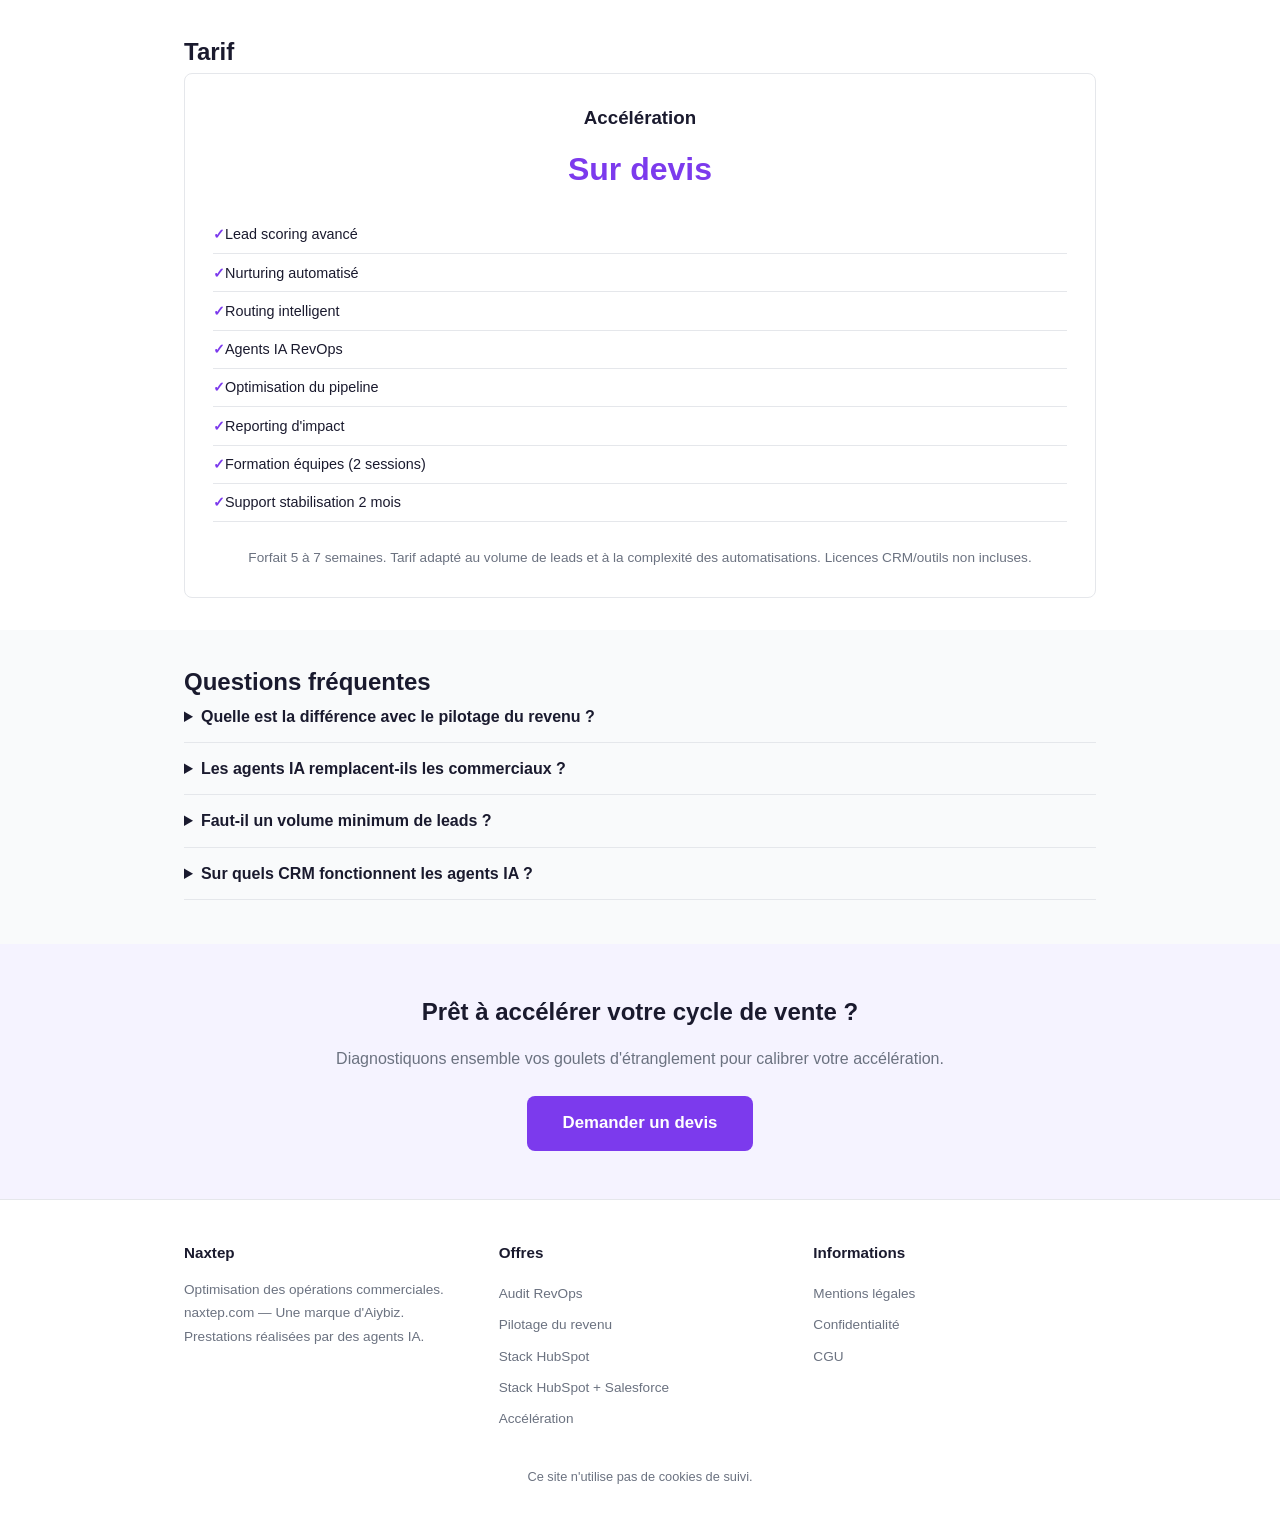
<file: offres/acceleration.html>
<!DOCTYPE html>
<html lang="fr">
<head>
  <meta charset="UTF-8">
  <meta name="viewport" content="width=device-width, initial-scale=1.0">
  <title>Accélération — Naxtep</title>
  <meta name="description" content="Accélération Naxtep : optimisation du cycle de vente, scoring avancé, automatisations et agents IA pour accélérer la conversion.">
  <link rel="stylesheet" href="../css/style.css">
</head>
<body>

<header class="site-header">
  <div class="container">
    <div class="brand"><a href="../index.html">Naxtep</a></div>
    <nav>
      <ul class="nav-main">
        <li><a href="../index.html">Accueil</a></li>
        <li><a href="index.html">Offres</a></li>
        <li><a href="../index.html#contact">Contact</a></li>
      </ul>
    </nav>
  </div>
</header>

<main>
  <div class="offer-header">
    <div class="container">
      <h1>Accélération</h1>
      <p class="tagline">Optimisation de votre cycle de vente : scoring avancé, automatisations et agents IA pour accélérer la conversion.</p>
    </div>
  </div>

  <div class="offer-sections">
    <section>
      <div class="container">
        <h2>Ce que vous obtenez</h2>
        <ul class="benefits-list">
          <li>Lead scoring avancé : scoring comportemental et démographique, modèles prédictifs de conversion</li>
          <li>Automatisations de nurturing : workflows intelligents, réengagement des leads dormants, campagnes trigger</li>
          <li>Routing intelligent : affectation automatique des leads au bon commercial selon le scoring, le secteur, la langue</li>
          <li>Agents IA RevOps : qualification automatique de leads, enrichissement de données, recommandations next-best-action</li>
          <li>Optimisation du pipeline : identification des deals bloqués, alertes de relance, recommandations de priorisation</li>
          <li>Reporting d'impact : mesure du gain de vélocité, du taux de conversion et du temps commercial libéré</li>
          <li>Formation des équipes aux nouveaux outils (2 sessions de 2 h)</li>
          <li>Support de stabilisation 2 mois</li>
        </ul>
      </div>
    </section>

    <section>
      <div class="container">
        <h2>Leviers d'accélération</h2>
        <div class="grid-2">
          <div>
            <h3>Qualification intelligente</h3>
            <p style="color: var(--color-muted);">L'agent IA évalue chaque lead entrant, l'enrichit avec des données publiques, le score et le route en moins de 2 minutes.</p>
          </div>
          <div>
            <h3>Nurturing automatisé</h3>
            <p style="color: var(--color-muted);">Séquences multi-canal (email, LinkedIn, appel) déclenchées par le comportement du prospect. Réengagement automatique des leads froids.</p>
          </div>
          <div>
            <h3>Priorisation des deals</h3>
            <p style="color: var(--color-muted);">Algorithme de scoring des opportunités pour aider les commerciaux à concentrer leur temps sur les deals à plus fort potentiel.</p>
          </div>
          <div>
            <h3>Alertes et recommandations</h3>
            <p style="color: var(--color-muted);">Alertes automatiques sur les deals à risque, les prospects à relancer, les actions à fort impact. Recommandations personnalisées par commercial.</p>
          </div>
        </div>
      </div>
    </section>

    <section>
      <div class="container">
        <h2>Déroulement</h2>
        <ol class="steps">
          <li><strong>Diagnostic de performance (1 semaine)</strong> — Analyse des données de pipeline, identification des goulets d'étranglement, définition des KPI cibles.</li>
          <li><strong>Design du dispositif (1 semaine)</strong> — Scoring model, architecture des automatisations, design des agents IA, plan de déploiement.</li>
          <li><strong>Implémentation (2–3 semaines)</strong> — Configuration des scores, automatisations, agents IA, intégration au CRM.</li>
          <li><strong>Test et calibration (1 semaine)</strong> — Phase pilote sur un segment, mesure des premiers résultats, ajustements.</li>
          <li><strong>Déploiement et formation (1 semaine)</strong> — Go-live complet, formation des équipes, support de stabilisation 2 mois.</li>
        </ol>
      </div>
    </section>

    <section>
      <div class="container">
        <h2>Pour qui ?</h2>
        <div class="grid-2">
          <div>
            <h3>PME et ETI avec un volume de leads élevé</h3>
            <p style="color: var(--color-muted);">Vous générez plus de leads que votre équipe ne peut en traiter. L'automatisation de la qualification et du nurturing devient indispensable.</p>
          </div>
          <div>
            <h3>Équipes commerciales qui veulent gagner en productivité</h3>
            <p style="color: var(--color-muted);">Vos commerciaux passent trop de temps en tâches administratives. L'automatisation leur rend du temps de vente.</p>
          </div>
        </div>
      </div>
    </section>

    <section>
      <div class="container">
        <h2>Tarif</h2>
        <div class="pricing-card">
          <h3>Accélération</h3>
          <p class="pricing-price">Sur devis</p>
          <ul>
            <li>Lead scoring avancé</li>
            <li>Nurturing automatisé</li>
            <li>Routing intelligent</li>
            <li>Agents IA RevOps</li>
            <li>Optimisation du pipeline</li>
            <li>Reporting d'impact</li>
            <li>Formation équipes (2 sessions)</li>
            <li>Support stabilisation 2 mois</li>
          </ul>
          <p style="font-size: 0.85rem; color: var(--color-muted);">Forfait 5 à 7 semaines. Tarif adapté au volume de leads et à la complexité des automatisations. Licences CRM/outils non incluses.</p>
        </div>
      </div>
    </section>

    <section class="faq">
      <div class="container">
        <h2>Questions fréquentes</h2>
        <details>
          <summary>Quelle est la différence avec le pilotage du revenu ?</summary>
          <p>Le pilotage du revenu vous donne la visibilité (KPIs, dashboards, rituels). L'accélération agit directement sur la performance (automatisations, scoring, agents IA). Les deux offres sont complémentaires.</p>
        </details>
        <details>
          <summary>Les agents IA remplacent-ils les commerciaux ?</summary>
          <p>Non. Les agents IA prennent en charge les tâches répétitives d'analyse et de qualification pour permettre aux commerciaux de se concentrer sur la relation client et la négociation. Ils augmentent la productivité, ils ne remplacent personne.</p>
        </details>
        <details>
          <summary>Faut-il un volume minimum de leads ?</summary>
          <p>Pour que le scoring et les automatisations soient pertinents, un volume de 100+ leads par mois est recommandé. En dessous, nous recommandons de commencer par un Audit RevOps ou un pilotage du revenu.</p>
        </details>
        <details>
          <summary>Sur quels CRM fonctionnent les agents IA ?</summary>
          <p>HubSpot et Salesforce sont supportés nativement. Pour d'autres CRM, une phase d'intégration est nécessaire — nous l'évaluons pendant le diagnostic.</p>
        </details>
      </div>
    </section>
  </div>

  <section class="cta-section">
    <div class="container">
      <h2>Prêt à accélérer votre cycle de vente ?</h2>
      <p>Diagnostiquons ensemble vos goulets d'étranglement pour calibrer votre accélération.</p>
      <a href="mailto:contact@naxtep.com?subject=Acc%C3%A9l%C3%A9ration%20Naxtep" class="cta-primary">Demander un devis</a>
    </div>
  </section>
</main>

<footer class="site-footer">
  <div class="container">
    <div class="footer-grid">
      <div>
        <h4>Naxtep</h4>
        <p>Optimisation des opérations commerciales.<br>naxtep.com — Une marque d'Aiybiz.<br>Prestations réalisées par des agents IA.</p>
      </div>
      <div>
        <h4>Offres</h4>
        <ul>
          <li><a href="audit-revops.html">Audit RevOps</a></li>
          <li><a href="pilotage-revenu.html">Pilotage du revenu</a></li>
          <li><a href="stack-hubspot.html">Stack HubSpot</a></li>
          <li><a href="stack-hubspot-salesforce.html">Stack HubSpot + Salesforce</a></li>
          <li><a href="acceleration.html">Accélération</a></li>
        </ul>
      </div>
      <div>
        <h4>Informations</h4>
        <ul>
          <li><a href="../mentions-legales.html">Mentions légales</a></li>
          <li><a href="../confidentialite.html">Confidentialité</a></li>
          <li><a href="../cgu.html">CGU</a></li>
        </ul>
      </div>
    </div>
    <p class="cookie-notice">Ce site n'utilise pas de cookies de suivi.</p>
  </div>
</footer>

</body>
</html>
</file>
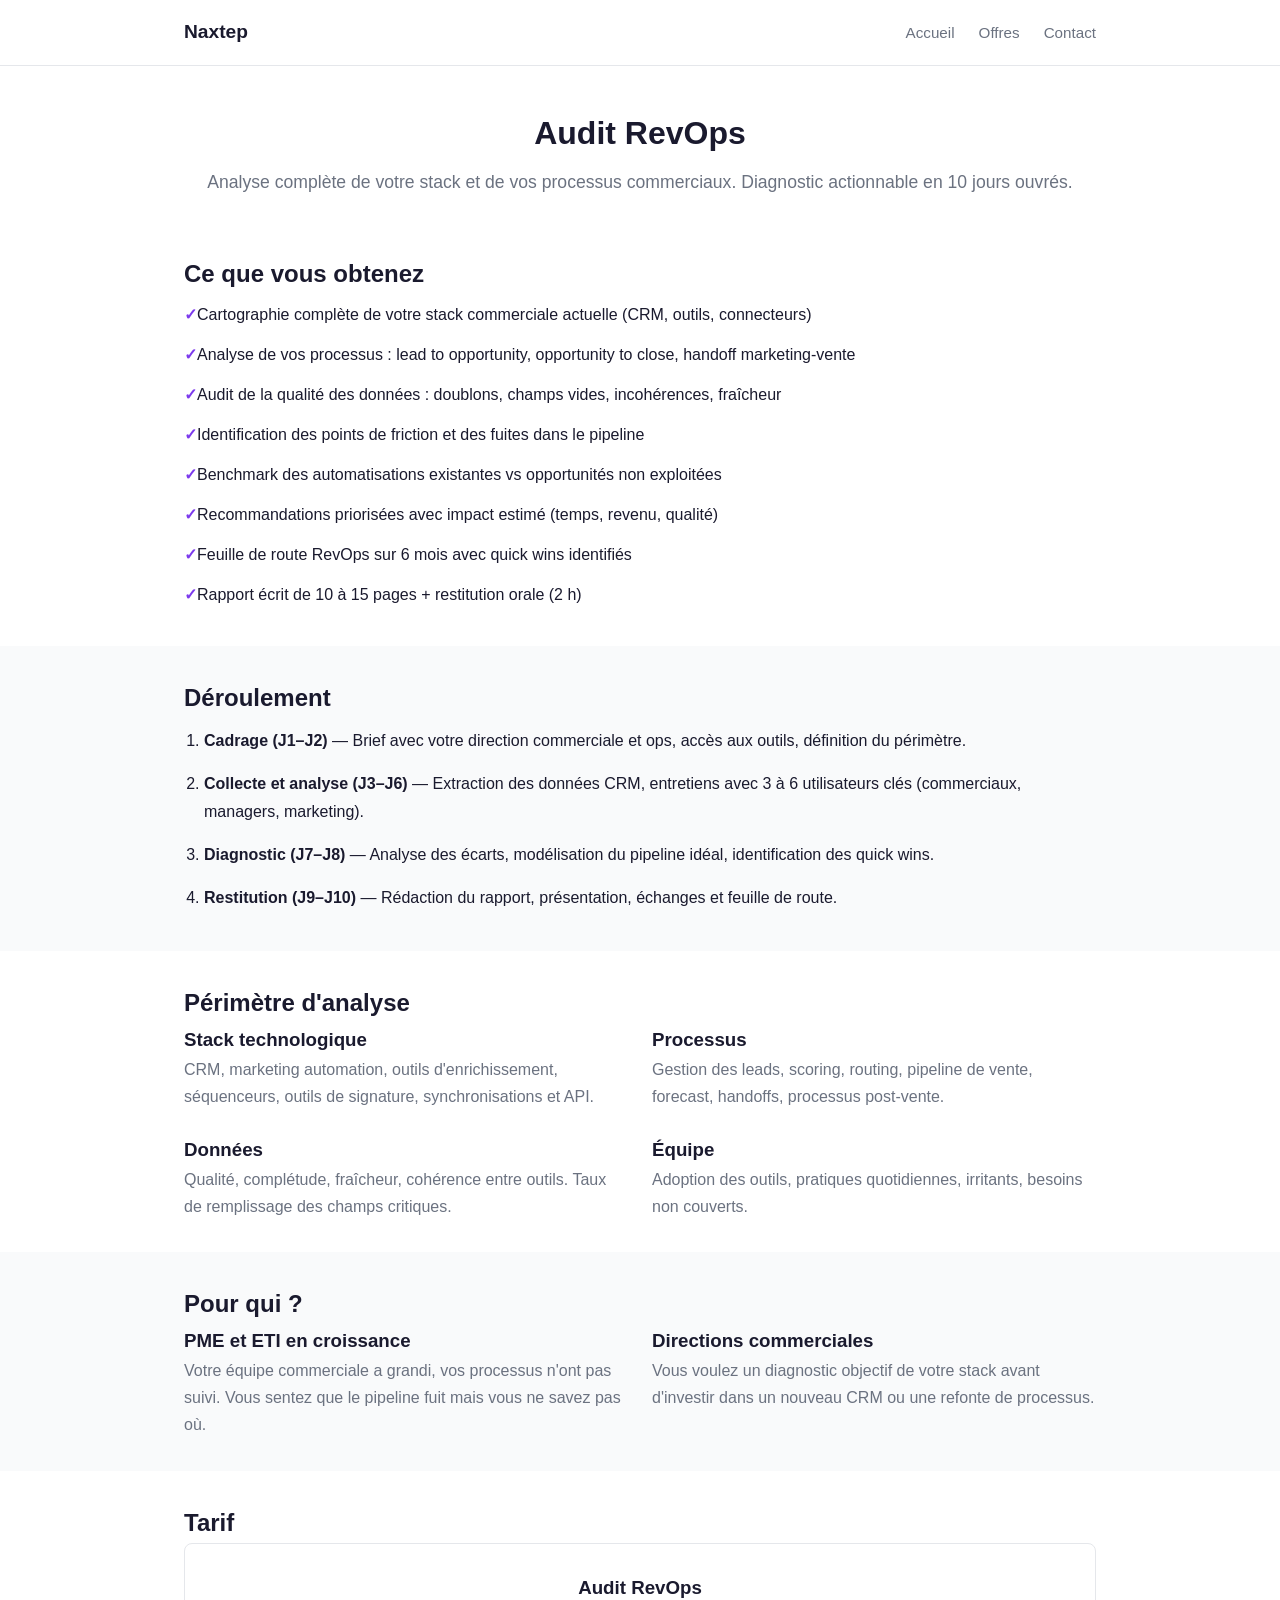
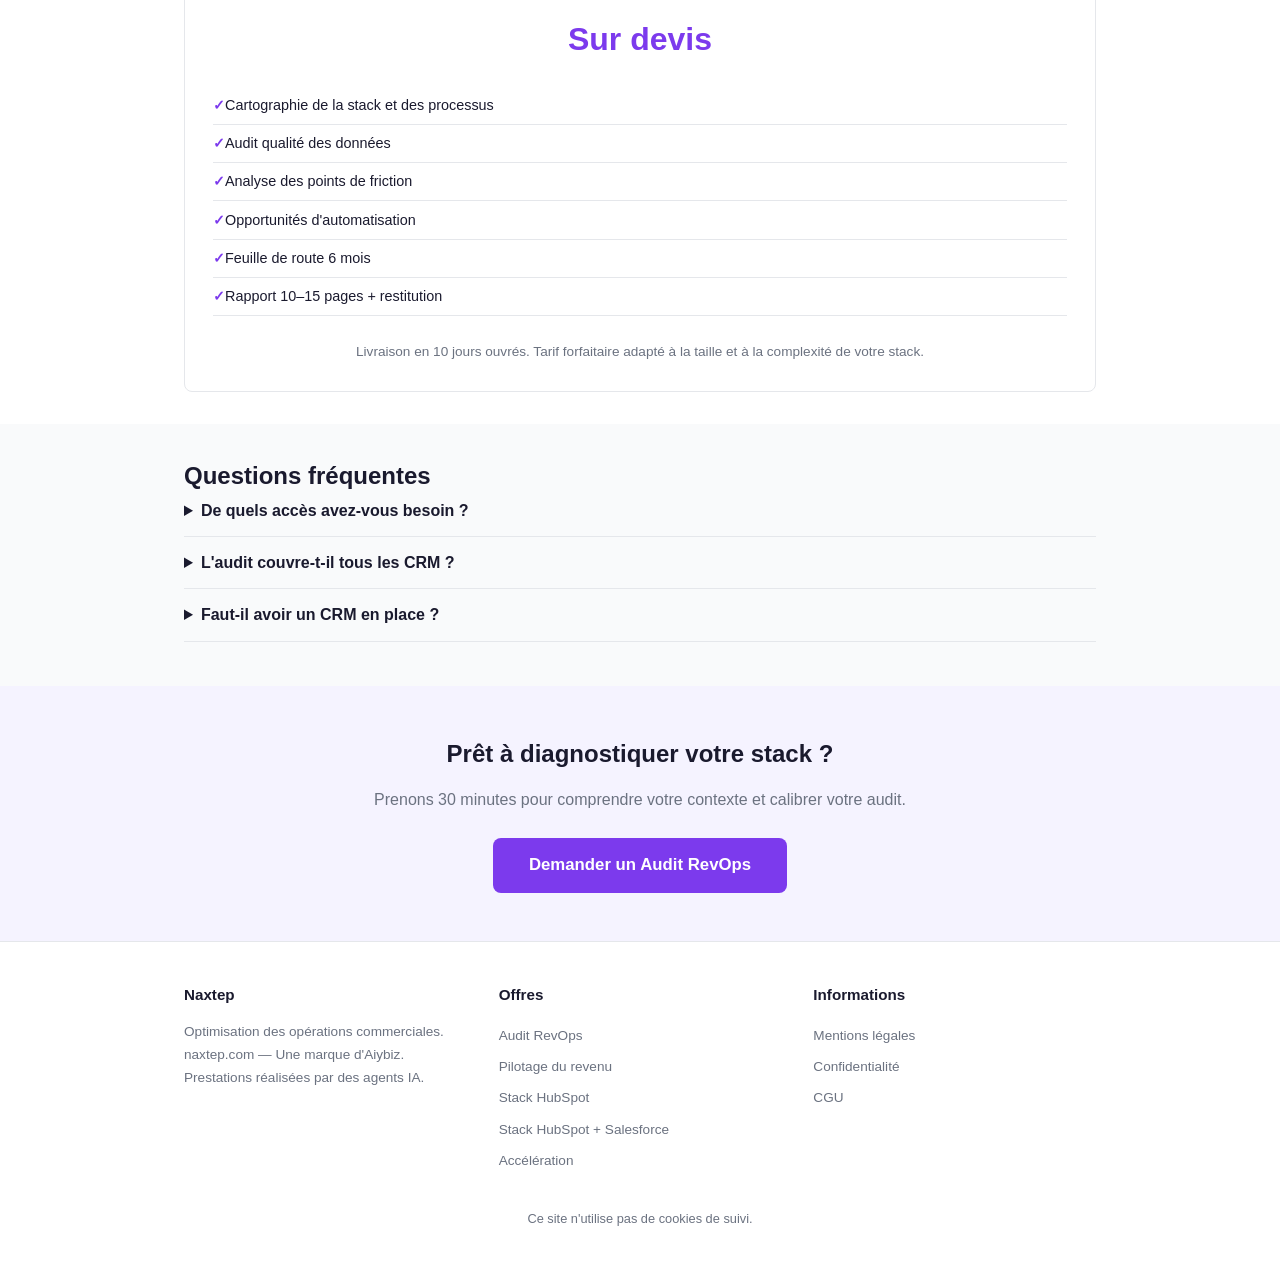
<file: offres/audit-revops.html>
<!DOCTYPE html>
<html lang="fr">
<head>
  <meta charset="UTF-8">
  <meta name="viewport" content="width=device-width, initial-scale=1.0">
  <title>Audit RevOps — Naxtep</title>
  <meta name="description" content="Audit RevOps Naxtep : analyse complète de votre stack et processus commerciaux. Diagnostic actionnable en 10 jours ouvrés.">
  <link rel="stylesheet" href="../css/style.css">
</head>
<body>

<header class="site-header">
  <div class="container">
    <div class="brand"><a href="../index.html">Naxtep</a></div>
    <nav>
      <ul class="nav-main">
        <li><a href="../index.html">Accueil</a></li>
        <li><a href="index.html">Offres</a></li>
        <li><a href="../index.html#contact">Contact</a></li>
      </ul>
    </nav>
  </div>
</header>

<main>
  <div class="offer-header">
    <div class="container">
      <h1>Audit RevOps</h1>
      <p class="tagline">Analyse complète de votre stack et de vos processus commerciaux. Diagnostic actionnable en 10 jours ouvrés.</p>
    </div>
  </div>

  <div class="offer-sections">
    <section>
      <div class="container">
        <h2>Ce que vous obtenez</h2>
        <ul class="benefits-list">
          <li>Cartographie complète de votre stack commerciale actuelle (CRM, outils, connecteurs)</li>
          <li>Analyse de vos processus : lead to opportunity, opportunity to close, handoff marketing-vente</li>
          <li>Audit de la qualité des données : doublons, champs vides, incohérences, fraîcheur</li>
          <li>Identification des points de friction et des fuites dans le pipeline</li>
          <li>Benchmark des automatisations existantes vs opportunités non exploitées</li>
          <li>Recommandations priorisées avec impact estimé (temps, revenu, qualité)</li>
          <li>Feuille de route RevOps sur 6 mois avec quick wins identifiés</li>
          <li>Rapport écrit de 10 à 15 pages + restitution orale (2 h)</li>
        </ul>
      </div>
    </section>

    <section>
      <div class="container">
        <h2>Déroulement</h2>
        <ol class="steps">
          <li><strong>Cadrage (J1–J2)</strong> — Brief avec votre direction commerciale et ops, accès aux outils, définition du périmètre.</li>
          <li><strong>Collecte et analyse (J3–J6)</strong> — Extraction des données CRM, entretiens avec 3 à 6 utilisateurs clés (commerciaux, managers, marketing).</li>
          <li><strong>Diagnostic (J7–J8)</strong> — Analyse des écarts, modélisation du pipeline idéal, identification des quick wins.</li>
          <li><strong>Restitution (J9–J10)</strong> — Rédaction du rapport, présentation, échanges et feuille de route.</li>
        </ol>
      </div>
    </section>

    <section>
      <div class="container">
        <h2>Périmètre d'analyse</h2>
        <div class="grid-2">
          <div>
            <h3>Stack technologique</h3>
            <p style="color: var(--color-muted);">CRM, marketing automation, outils d'enrichissement, séquenceurs, outils de signature, synchronisations et API.</p>
          </div>
          <div>
            <h3>Processus</h3>
            <p style="color: var(--color-muted);">Gestion des leads, scoring, routing, pipeline de vente, forecast, handoffs, processus post-vente.</p>
          </div>
          <div>
            <h3>Données</h3>
            <p style="color: var(--color-muted);">Qualité, complétude, fraîcheur, cohérence entre outils. Taux de remplissage des champs critiques.</p>
          </div>
          <div>
            <h3>Équipe</h3>
            <p style="color: var(--color-muted);">Adoption des outils, pratiques quotidiennes, irritants, besoins non couverts.</p>
          </div>
        </div>
      </div>
    </section>

    <section>
      <div class="container">
        <h2>Pour qui ?</h2>
        <div class="grid-2">
          <div>
            <h3>PME et ETI en croissance</h3>
            <p style="color: var(--color-muted);">Votre équipe commerciale a grandi, vos processus n'ont pas suivi. Vous sentez que le pipeline fuit mais vous ne savez pas où.</p>
          </div>
          <div>
            <h3>Directions commerciales</h3>
            <p style="color: var(--color-muted);">Vous voulez un diagnostic objectif de votre stack avant d'investir dans un nouveau CRM ou une refonte de processus.</p>
          </div>
        </div>
      </div>
    </section>

    <section>
      <div class="container">
        <h2>Tarif</h2>
        <div class="pricing-card">
          <h3>Audit RevOps</h3>
          <p class="pricing-price">Sur devis</p>
          <ul>
            <li>Cartographie de la stack et des processus</li>
            <li>Audit qualité des données</li>
            <li>Analyse des points de friction</li>
            <li>Opportunités d'automatisation</li>
            <li>Feuille de route 6 mois</li>
            <li>Rapport 10–15 pages + restitution</li>
          </ul>
          <p style="font-size: 0.85rem; color: var(--color-muted);">Livraison en 10 jours ouvrés. Tarif forfaitaire adapté à la taille et à la complexité de votre stack.</p>
        </div>
      </div>
    </section>

    <section class="faq">
      <div class="container">
        <h2>Questions fréquentes</h2>
        <details>
          <summary>De quels accès avez-vous besoin ?</summary>
          <p>Nous demandons un accès en lecture à votre CRM, vos outils de marketing automation et vos outils de reporting. Aucune modification n'est effectuée sans votre accord. Les accès sont révoqués à la fin de l'audit.</p>
        </details>
        <details>
          <summary>L'audit couvre-t-il tous les CRM ?</summary>
          <p>Oui. Nous auditons HubSpot, Salesforce, Pipedrive, Zoho, Dynamics 365 et les CRM custom. Notre méthodologie est indépendante de l'outil.</p>
        </details>
        <details>
          <summary>Faut-il avoir un CRM en place ?</summary>
          <p>Si vous n'avez pas de CRM, l'audit porte sur vos processus et vos besoins, et débouche sur une recommandation d'outils adaptés. C'est le point de départ idéal avant un déploiement.</p>
        </details>
      </div>
    </section>
  </div>

  <section class="cta-section">
    <div class="container">
      <h2>Prêt à diagnostiquer votre stack ?</h2>
      <p>Prenons 30 minutes pour comprendre votre contexte et calibrer votre audit.</p>
      <a href="mailto:contact@naxtep.com?subject=Audit%20RevOps%20Naxtep" class="cta-primary">Demander un Audit RevOps</a>
    </div>
  </section>
</main>

<footer class="site-footer">
  <div class="container">
    <div class="footer-grid">
      <div>
        <h4>Naxtep</h4>
        <p>Optimisation des opérations commerciales.<br>naxtep.com — Une marque d'Aiybiz.<br>Prestations réalisées par des agents IA.</p>
      </div>
      <div>
        <h4>Offres</h4>
        <ul>
          <li><a href="audit-revops.html">Audit RevOps</a></li>
          <li><a href="pilotage-revenu.html">Pilotage du revenu</a></li>
          <li><a href="stack-hubspot.html">Stack HubSpot</a></li>
          <li><a href="stack-hubspot-salesforce.html">Stack HubSpot + Salesforce</a></li>
          <li><a href="acceleration.html">Accélération</a></li>
        </ul>
      </div>
      <div>
        <h4>Informations</h4>
        <ul>
          <li><a href="../mentions-legales.html">Mentions légales</a></li>
          <li><a href="../confidentialite.html">Confidentialité</a></li>
          <li><a href="../cgu.html">CGU</a></li>
        </ul>
      </div>
    </div>
    <p class="cookie-notice">Ce site n'utilise pas de cookies de suivi.</p>
  </div>
</footer>

</body>
</html>
</file>
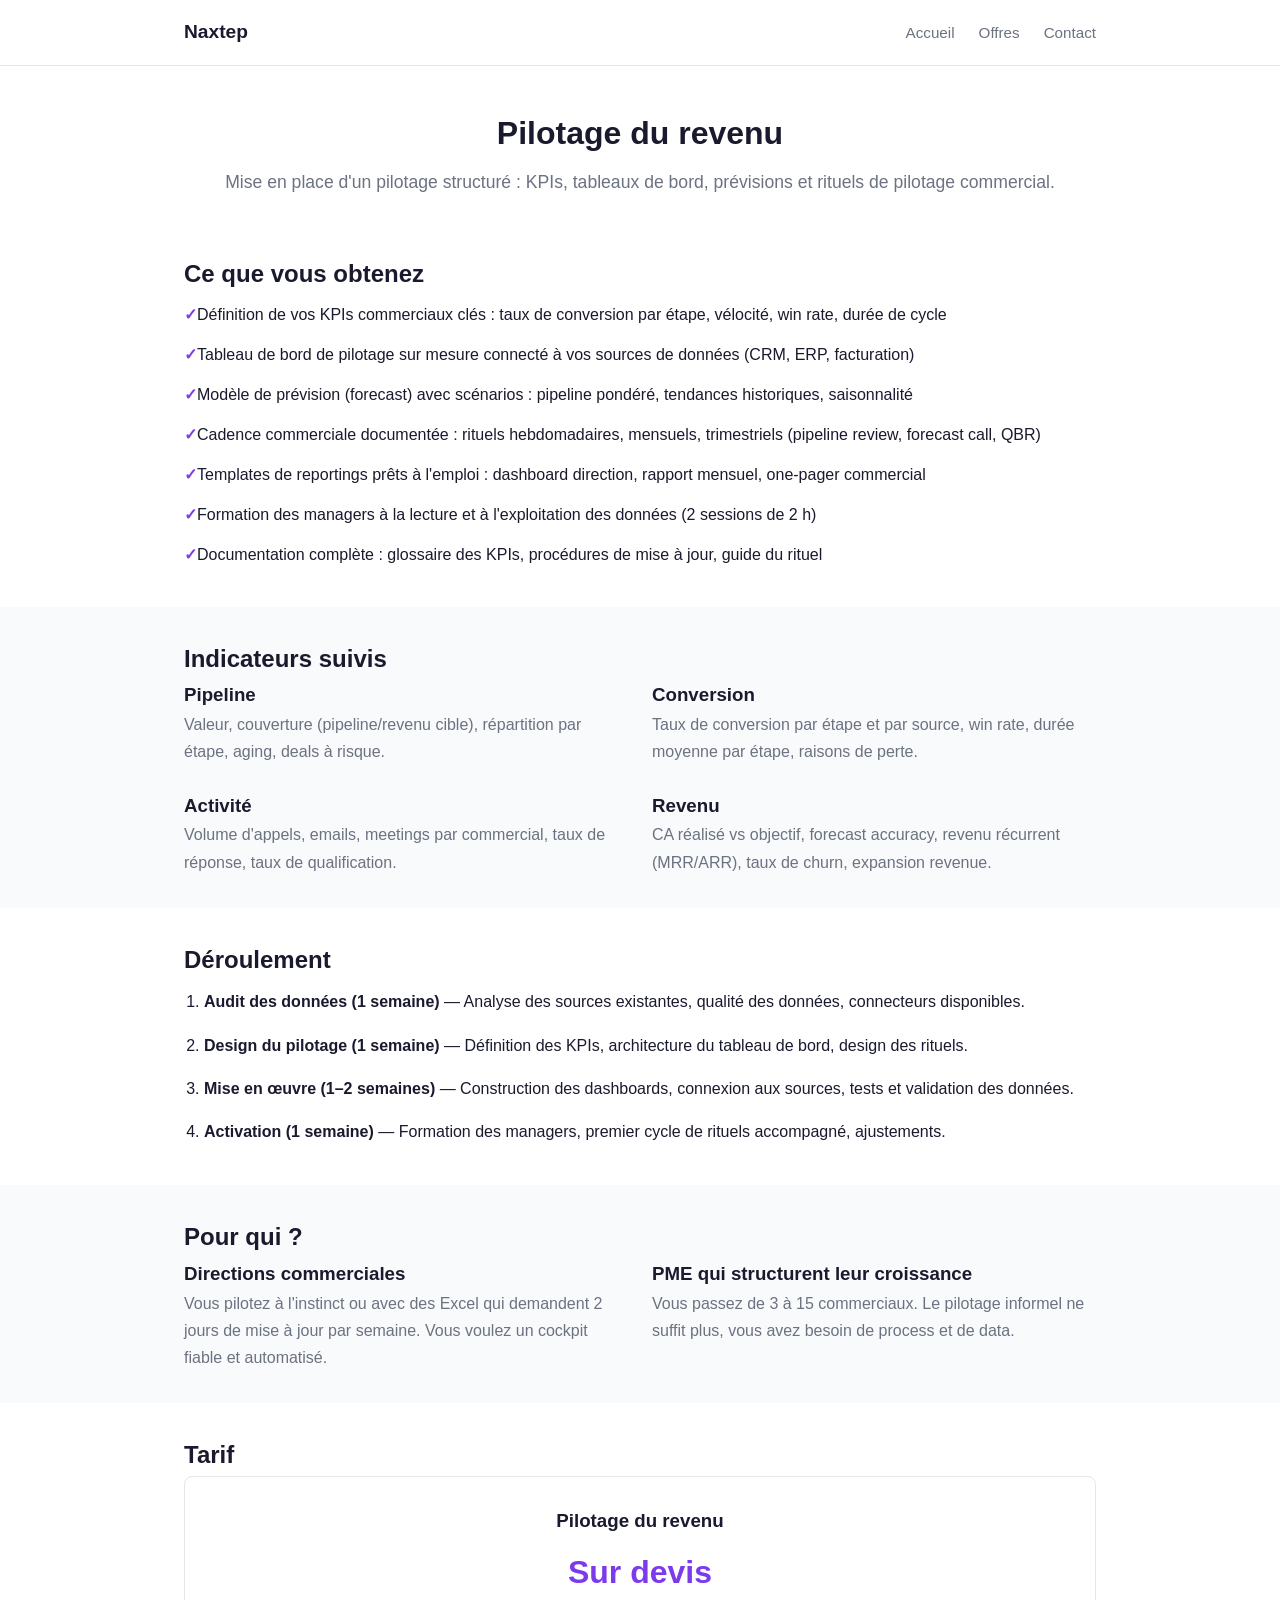
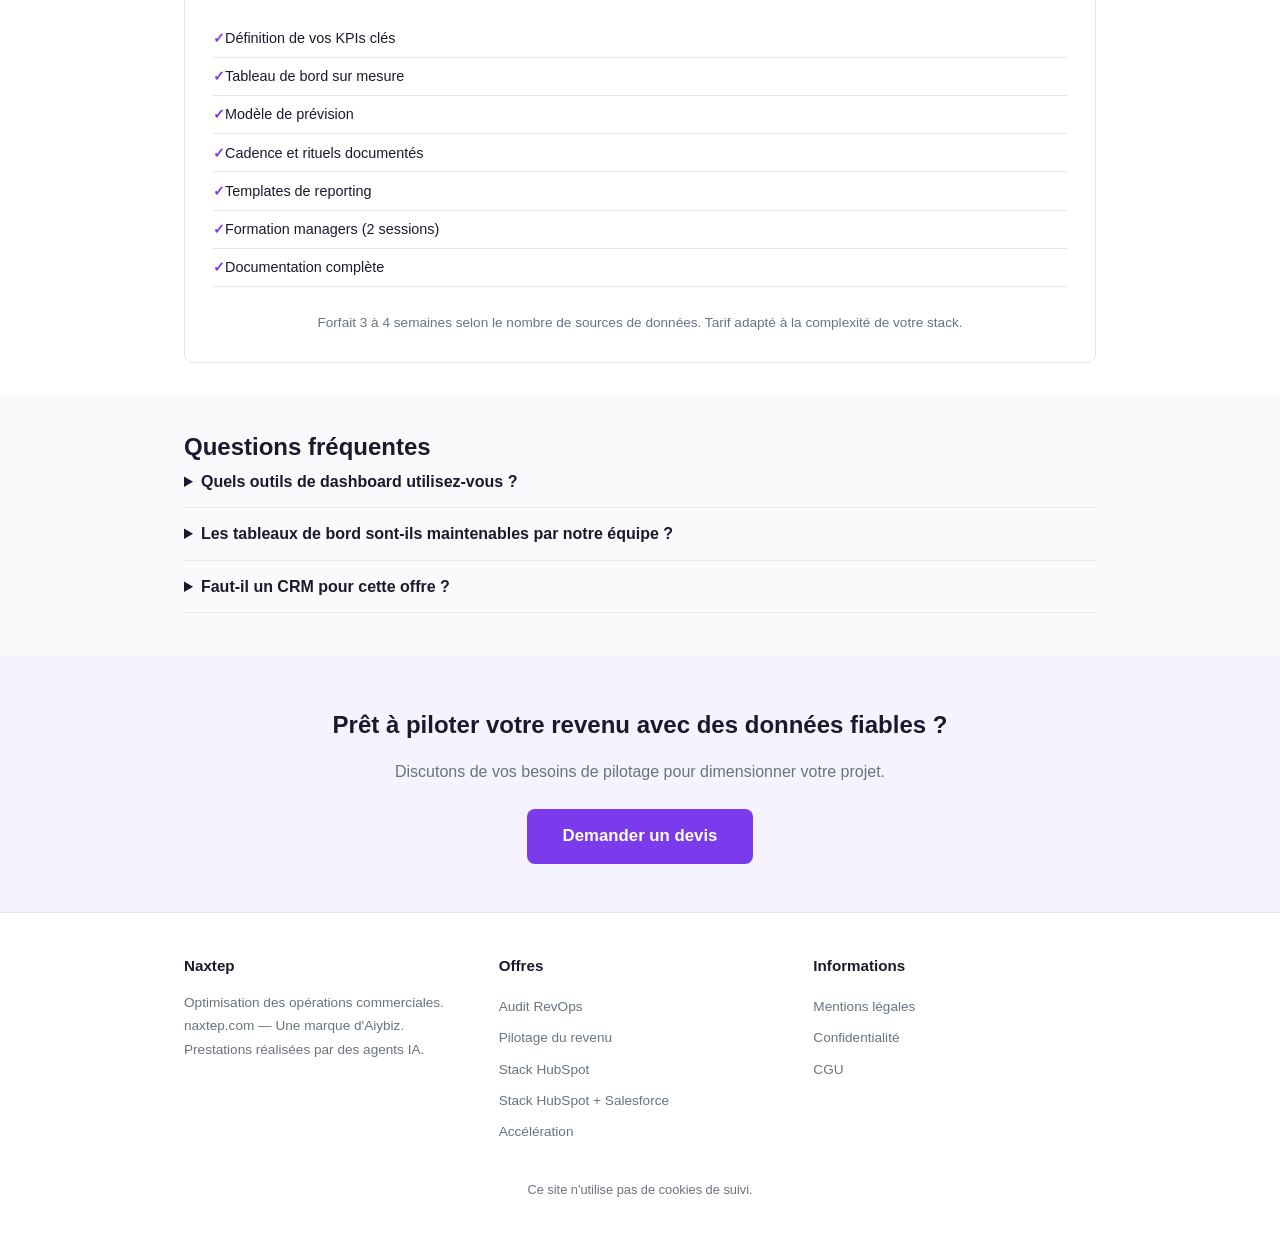
<file: offres/pilotage-revenu.html>
<!DOCTYPE html>
<html lang="fr">
<head>
  <meta charset="UTF-8">
  <meta name="viewport" content="width=device-width, initial-scale=1.0">
  <title>Pilotage du revenu — Naxtep</title>
  <meta name="description" content="Pilotage du revenu Naxtep : KPIs, tableaux de bord, prévisions et rituels pour une visibilité complète sur votre performance commerciale.">
  <link rel="stylesheet" href="../css/style.css">
</head>
<body>

<header class="site-header">
  <div class="container">
    <div class="brand"><a href="../index.html">Naxtep</a></div>
    <nav>
      <ul class="nav-main">
        <li><a href="../index.html">Accueil</a></li>
        <li><a href="index.html">Offres</a></li>
        <li><a href="../index.html#contact">Contact</a></li>
      </ul>
    </nav>
  </div>
</header>

<main>
  <div class="offer-header">
    <div class="container">
      <h1>Pilotage du revenu</h1>
      <p class="tagline">Mise en place d'un pilotage structuré : KPIs, tableaux de bord, prévisions et rituels de pilotage commercial.</p>
    </div>
  </div>

  <div class="offer-sections">
    <section>
      <div class="container">
        <h2>Ce que vous obtenez</h2>
        <ul class="benefits-list">
          <li>Définition de vos KPIs commerciaux clés : taux de conversion par étape, vélocité, win rate, durée de cycle</li>
          <li>Tableau de bord de pilotage sur mesure connecté à vos sources de données (CRM, ERP, facturation)</li>
          <li>Modèle de prévision (forecast) avec scénarios : pipeline pondéré, tendances historiques, saisonnalité</li>
          <li>Cadence commerciale documentée : rituels hebdomadaires, mensuels, trimestriels (pipeline review, forecast call, QBR)</li>
          <li>Templates de reportings prêts à l'emploi : dashboard direction, rapport mensuel, one-pager commercial</li>
          <li>Formation des managers à la lecture et à l'exploitation des données (2 sessions de 2 h)</li>
          <li>Documentation complète : glossaire des KPIs, procédures de mise à jour, guide du rituel</li>
        </ul>
      </div>
    </section>

    <section>
      <div class="container">
        <h2>Indicateurs suivis</h2>
        <div class="grid-2">
          <div>
            <h3>Pipeline</h3>
            <p style="color: var(--color-muted);">Valeur, couverture (pipeline/revenu cible), répartition par étape, aging, deals à risque.</p>
          </div>
          <div>
            <h3>Conversion</h3>
            <p style="color: var(--color-muted);">Taux de conversion par étape et par source, win rate, durée moyenne par étape, raisons de perte.</p>
          </div>
          <div>
            <h3>Activité</h3>
            <p style="color: var(--color-muted);">Volume d'appels, emails, meetings par commercial, taux de réponse, taux de qualification.</p>
          </div>
          <div>
            <h3>Revenu</h3>
            <p style="color: var(--color-muted);">CA réalisé vs objectif, forecast accuracy, revenu récurrent (MRR/ARR), taux de churn, expansion revenue.</p>
          </div>
        </div>
      </div>
    </section>

    <section>
      <div class="container">
        <h2>Déroulement</h2>
        <ol class="steps">
          <li><strong>Audit des données (1 semaine)</strong> — Analyse des sources existantes, qualité des données, connecteurs disponibles.</li>
          <li><strong>Design du pilotage (1 semaine)</strong> — Définition des KPIs, architecture du tableau de bord, design des rituels.</li>
          <li><strong>Mise en œuvre (1–2 semaines)</strong> — Construction des dashboards, connexion aux sources, tests et validation des données.</li>
          <li><strong>Activation (1 semaine)</strong> — Formation des managers, premier cycle de rituels accompagné, ajustements.</li>
        </ol>
      </div>
    </section>

    <section>
      <div class="container">
        <h2>Pour qui ?</h2>
        <div class="grid-2">
          <div>
            <h3>Directions commerciales</h3>
            <p style="color: var(--color-muted);">Vous pilotez à l'instinct ou avec des Excel qui demandent 2 jours de mise à jour par semaine. Vous voulez un cockpit fiable et automatisé.</p>
          </div>
          <div>
            <h3>PME qui structurent leur croissance</h3>
            <p style="color: var(--color-muted);">Vous passez de 3 à 15 commerciaux. Le pilotage informel ne suffit plus, vous avez besoin de process et de data.</p>
          </div>
        </div>
      </div>
    </section>

    <section>
      <div class="container">
        <h2>Tarif</h2>
        <div class="pricing-card">
          <h3>Pilotage du revenu</h3>
          <p class="pricing-price">Sur devis</p>
          <ul>
            <li>Définition de vos KPIs clés</li>
            <li>Tableau de bord sur mesure</li>
            <li>Modèle de prévision</li>
            <li>Cadence et rituels documentés</li>
            <li>Templates de reporting</li>
            <li>Formation managers (2 sessions)</li>
            <li>Documentation complète</li>
          </ul>
          <p style="font-size: 0.85rem; color: var(--color-muted);">Forfait 3 à 4 semaines selon le nombre de sources de données. Tarif adapté à la complexité de votre stack.</p>
        </div>
      </div>
    </section>

    <section class="faq">
      <div class="container">
        <h2>Questions fréquentes</h2>
        <details>
          <summary>Quels outils de dashboard utilisez-vous ?</summary>
          <p>Nous travaillons avec les outils que vous avez déjà (HubSpot dashboards, Salesforce reports) ou nous déployons des solutions dédiées (Looker Studio, Metabase) selon vos besoins. Nous privilégions les outils sans surcoût récurrent.</p>
        </details>
        <details>
          <summary>Les tableaux de bord sont-ils maintenables par notre équipe ?</summary>
          <p>Oui. Nous documentons chaque source, chaque calcul et chaque procédure de mise à jour. La formation inclut un module spécifique pour que votre équipe soit autonome.</p>
        </details>
        <details>
          <summary>Faut-il un CRM pour cette offre ?</summary>
          <p>Idéalement oui, car le CRM est la source principale de données de pipeline. Si vous n'en avez pas, nous commençons par un audit RevOps pour vous recommander le bon outil.</p>
        </details>
      </div>
    </section>
  </div>

  <section class="cta-section">
    <div class="container">
      <h2>Prêt à piloter votre revenu avec des données fiables ?</h2>
      <p>Discutons de vos besoins de pilotage pour dimensionner votre projet.</p>
      <a href="mailto:contact@naxtep.com?subject=Pilotage%20du%20revenu%20Naxtep" class="cta-primary">Demander un devis</a>
    </div>
  </section>
</main>

<footer class="site-footer">
  <div class="container">
    <div class="footer-grid">
      <div>
        <h4>Naxtep</h4>
        <p>Optimisation des opérations commerciales.<br>naxtep.com — Une marque d'Aiybiz.<br>Prestations réalisées par des agents IA.</p>
      </div>
      <div>
        <h4>Offres</h4>
        <ul>
          <li><a href="audit-revops.html">Audit RevOps</a></li>
          <li><a href="pilotage-revenu.html">Pilotage du revenu</a></li>
          <li><a href="stack-hubspot.html">Stack HubSpot</a></li>
          <li><a href="stack-hubspot-salesforce.html">Stack HubSpot + Salesforce</a></li>
          <li><a href="acceleration.html">Accélération</a></li>
        </ul>
      </div>
      <div>
        <h4>Informations</h4>
        <ul>
          <li><a href="../mentions-legales.html">Mentions légales</a></li>
          <li><a href="../confidentialite.html">Confidentialité</a></li>
          <li><a href="../cgu.html">CGU</a></li>
        </ul>
      </div>
    </div>
    <p class="cookie-notice">Ce site n'utilise pas de cookies de suivi.</p>
  </div>
</footer>

</body>
</html>
</file>
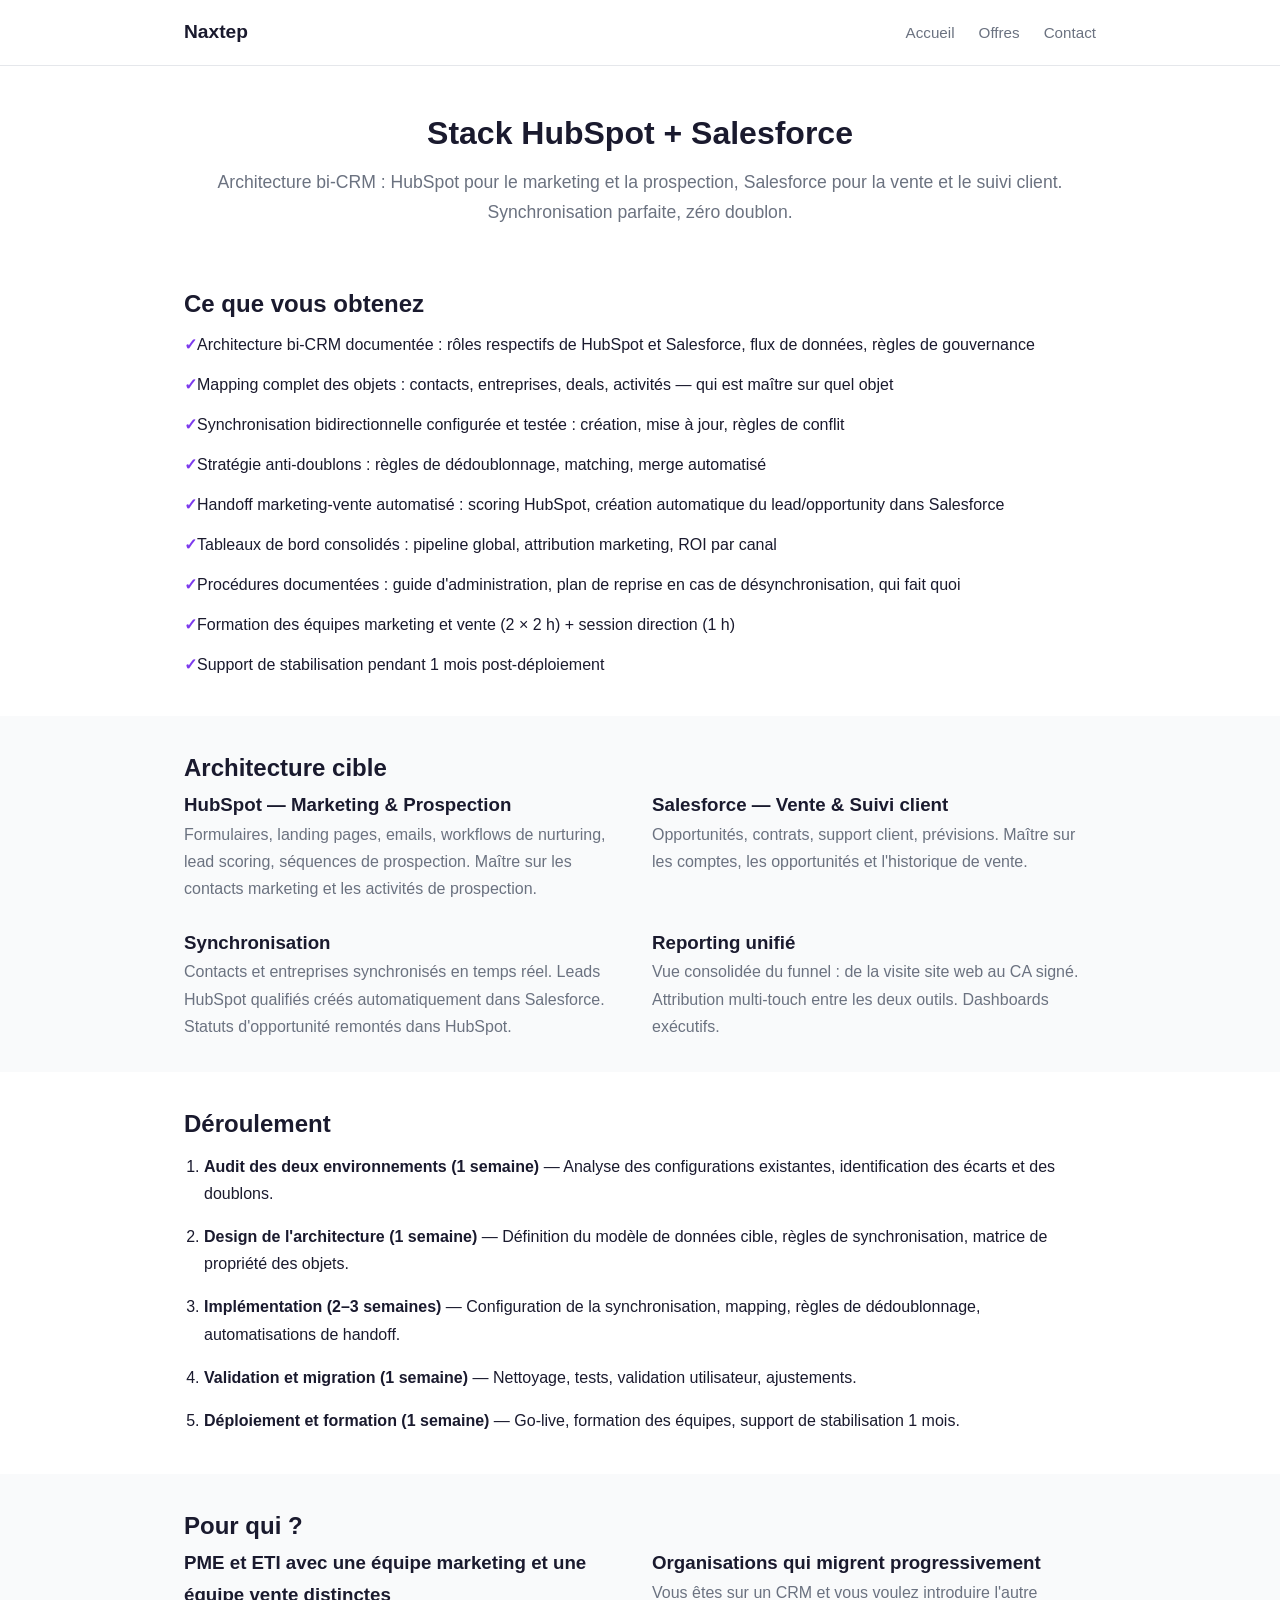
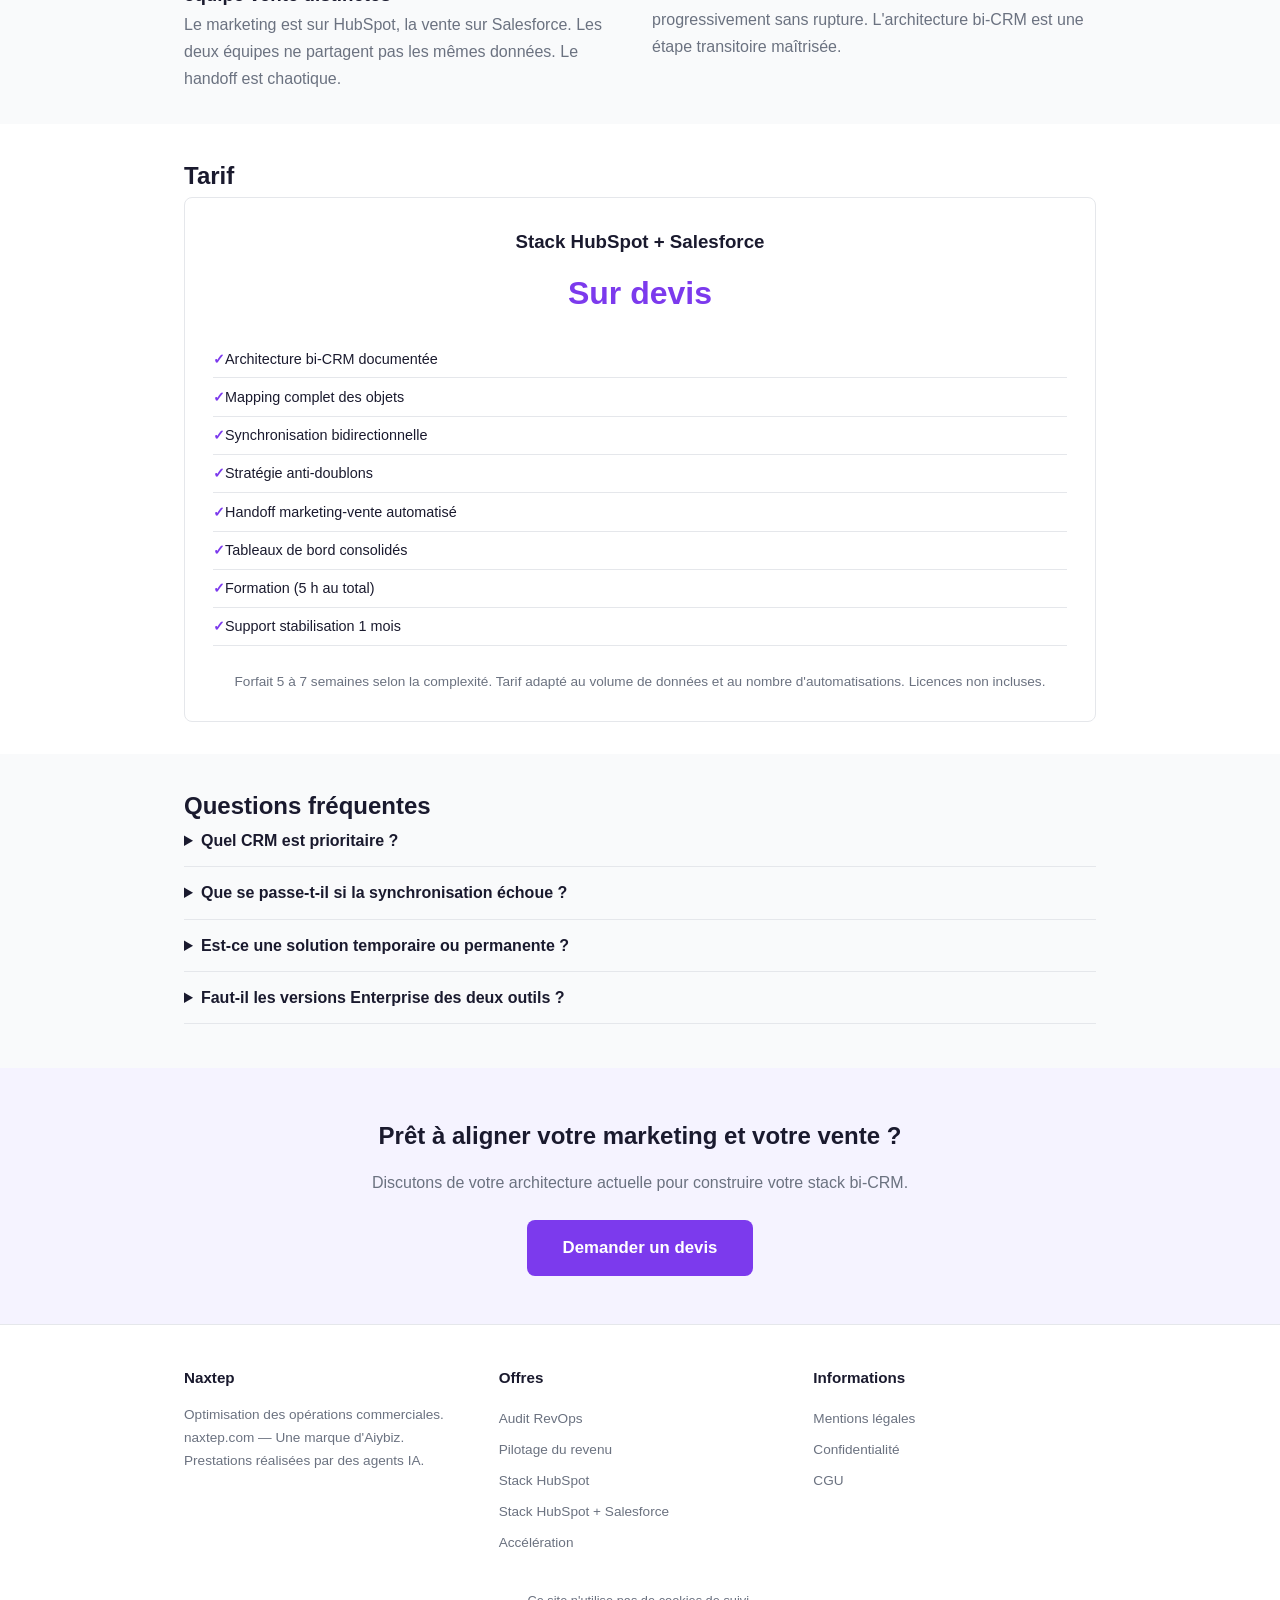
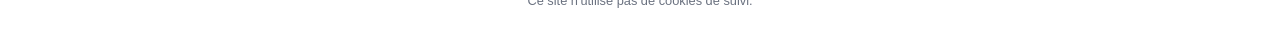
<file: offres/stack-hubspot-salesforce.html>
<!DOCTYPE html>
<html lang="fr">
<head>
  <meta charset="UTF-8">
  <meta name="viewport" content="width=device-width, initial-scale=1.0">
  <title>Stack HubSpot + Salesforce — Naxtep</title>
  <meta name="description" content="Stack HubSpot + Salesforce Naxtep : architecture bi-CRM pour le marketing et la vente. Synchronisation, répartition des rôles, absence de doublons.">
  <link rel="stylesheet" href="../css/style.css">
</head>
<body>

<header class="site-header">
  <div class="container">
    <div class="brand"><a href="../index.html">Naxtep</a></div>
    <nav>
      <ul class="nav-main">
        <li><a href="../index.html">Accueil</a></li>
        <li><a href="index.html">Offres</a></li>
        <li><a href="../index.html#contact">Contact</a></li>
      </ul>
    </nav>
  </div>
</header>

<main>
  <div class="offer-header">
    <div class="container">
      <h1>Stack HubSpot + Salesforce</h1>
      <p class="tagline">Architecture bi-CRM : HubSpot pour le marketing et la prospection, Salesforce pour la vente et le suivi client. Synchronisation parfaite, zéro doublon.</p>
    </div>
  </div>

  <div class="offer-sections">
    <section>
      <div class="container">
        <h2>Ce que vous obtenez</h2>
        <ul class="benefits-list">
          <li>Architecture bi-CRM documentée : rôles respectifs de HubSpot et Salesforce, flux de données, règles de gouvernance</li>
          <li>Mapping complet des objets : contacts, entreprises, deals, activités — qui est maître sur quel objet</li>
          <li>Synchronisation bidirectionnelle configurée et testée : création, mise à jour, règles de conflit</li>
          <li>Stratégie anti-doublons : règles de dédoublonnage, matching, merge automatisé</li>
          <li>Handoff marketing-vente automatisé : scoring HubSpot, création automatique du lead/opportunity dans Salesforce</li>
          <li>Tableaux de bord consolidés : pipeline global, attribution marketing, ROI par canal</li>
          <li>Procédures documentées : guide d'administration, plan de reprise en cas de désynchronisation, qui fait quoi</li>
          <li>Formation des équipes marketing et vente (2 × 2 h) + session direction (1 h)</li>
          <li>Support de stabilisation pendant 1 mois post-déploiement</li>
        </ul>
      </div>
    </section>

    <section>
      <div class="container">
        <h2>Architecture cible</h2>
        <div class="grid-2">
          <div>
            <h3>HubSpot — Marketing & Prospection</h3>
            <p style="color: var(--color-muted);">Formulaires, landing pages, emails, workflows de nurturing, lead scoring, séquences de prospection. Maître sur les contacts marketing et les activités de prospection.</p>
          </div>
          <div>
            <h3>Salesforce — Vente & Suivi client</h3>
            <p style="color: var(--color-muted);">Opportunités, contrats, support client, prévisions. Maître sur les comptes, les opportunités et l'historique de vente.</p>
          </div>
          <div>
            <h3>Synchronisation</h3>
            <p style="color: var(--color-muted);">Contacts et entreprises synchronisés en temps réel. Leads HubSpot qualifiés créés automatiquement dans Salesforce. Statuts d'opportunité remontés dans HubSpot.</p>
          </div>
          <div>
            <h3>Reporting unifié</h3>
            <p style="color: var(--color-muted);">Vue consolidée du funnel : de la visite site web au CA signé. Attribution multi-touch entre les deux outils. Dashboards exécutifs.</p>
          </div>
        </div>
      </div>
    </section>

    <section>
      <div class="container">
        <h2>Déroulement</h2>
        <ol class="steps">
          <li><strong>Audit des deux environnements (1 semaine)</strong> — Analyse des configurations existantes, identification des écarts et des doublons.</li>
          <li><strong>Design de l'architecture (1 semaine)</strong> — Définition du modèle de données cible, règles de synchronisation, matrice de propriété des objets.</li>
          <li><strong>Implémentation (2–3 semaines)</strong> — Configuration de la synchronisation, mapping, règles de dédoublonnage, automatisations de handoff.</li>
          <li><strong>Validation et migration (1 semaine)</strong> — Nettoyage, tests, validation utilisateur, ajustements.</li>
          <li><strong>Déploiement et formation (1 semaine)</strong> — Go-live, formation des équipes, support de stabilisation 1 mois.</li>
        </ol>
      </div>
    </section>

    <section>
      <div class="container">
        <h2>Pour qui ?</h2>
        <div class="grid-2">
          <div>
            <h3>PME et ETI avec une équipe marketing et une équipe vente distinctes</h3>
            <p style="color: var(--color-muted);">Le marketing est sur HubSpot, la vente sur Salesforce. Les deux équipes ne partagent pas les mêmes données. Le handoff est chaotique.</p>
          </div>
          <div>
            <h3>Organisations qui migrent progressivement</h3>
            <p style="color: var(--color-muted);">Vous êtes sur un CRM et vous voulez introduire l'autre progressivement sans rupture. L'architecture bi-CRM est une étape transitoire maîtrisée.</p>
          </div>
        </div>
      </div>
    </section>

    <section>
      <div class="container">
        <h2>Tarif</h2>
        <div class="pricing-card">
          <h3>Stack HubSpot + Salesforce</h3>
          <p class="pricing-price">Sur devis</p>
          <ul>
            <li>Architecture bi-CRM documentée</li>
            <li>Mapping complet des objets</li>
            <li>Synchronisation bidirectionnelle</li>
            <li>Stratégie anti-doublons</li>
            <li>Handoff marketing-vente automatisé</li>
            <li>Tableaux de bord consolidés</li>
            <li>Formation (5 h au total)</li>
            <li>Support stabilisation 1 mois</li>
          </ul>
          <p style="font-size: 0.85rem; color: var(--color-muted);">Forfait 5 à 7 semaines selon la complexité. Tarif adapté au volume de données et au nombre d'automatisations. Licences non incluses.</p>
        </div>
      </div>
    </section>

    <section class="faq">
      <div class="container">
        <h2>Questions fréquentes</h2>
        <details>
          <summary>Quel CRM est prioritaire ?</summary>
          <p>Nous définissons ensemble la matrice de propriété des objets. En général : HubSpot est maître sur les contacts et les activités marketing, Salesforce est maître sur les comptes et les opportunités. Les règles sont documentées et paramétrables.</p>
        </details>
        <details>
          <summary>Que se passe-t-il si la synchronisation échoue ?</summary>
          <p>Nous mettons en place une surveillance des erreurs de synchro avec alertes. Le plan de reprise documenté permet à votre équipe de diagnostiquer et corriger rapidement. Le support de stabilisation couvre le premier mois.</p>
        </details>
        <details>
          <summary>Est-ce une solution temporaire ou permanente ?</summary>
          <p>C'est une solution viable à long terme pour les organisations où le marketing et la vente ont des besoins différents. Nous pouvons aussi l'utiliser comme étape transitoire vers une migration complète vers l'un des deux outils.</p>
        </details>
        <details>
          <summary>Faut-il les versions Enterprise des deux outils ?</summary>
          <p>Pas nécessairement. HubSpot Professional et Salesforce Professional suffisent dans la plupart des cas. Nous évaluons vos besoins pendant l'audit et recommandons le niveau d'abonnement optimal.</p>
        </details>
      </div>
    </section>
  </div>

  <section class="cta-section">
    <div class="container">
      <h2>Prêt à aligner votre marketing et votre vente ?</h2>
      <p>Discutons de votre architecture actuelle pour construire votre stack bi-CRM.</p>
      <a href="mailto:contact@naxtep.com?subject=Stack%20HubSpot%20%2B%20Salesforce%20Naxtep" class="cta-primary">Demander un devis</a>
    </div>
  </section>
</main>

<footer class="site-footer">
  <div class="container">
    <div class="footer-grid">
      <div>
        <h4>Naxtep</h4>
        <p>Optimisation des opérations commerciales.<br>naxtep.com — Une marque d'Aiybiz.<br>Prestations réalisées par des agents IA.</p>
      </div>
      <div>
        <h4>Offres</h4>
        <ul>
          <li><a href="audit-revops.html">Audit RevOps</a></li>
          <li><a href="pilotage-revenu.html">Pilotage du revenu</a></li>
          <li><a href="stack-hubspot.html">Stack HubSpot</a></li>
          <li><a href="stack-hubspot-salesforce.html">Stack HubSpot + Salesforce</a></li>
          <li><a href="acceleration.html">Accélération</a></li>
        </ul>
      </div>
      <div>
        <h4>Informations</h4>
        <ul>
          <li><a href="../mentions-legales.html">Mentions légales</a></li>
          <li><a href="../confidentialite.html">Confidentialité</a></li>
          <li><a href="../cgu.html">CGU</a></li>
        </ul>
      </div>
    </div>
    <p class="cookie-notice">Ce site n'utilise pas de cookies de suivi.</p>
  </div>
</footer>

</body>
</html>
</file>
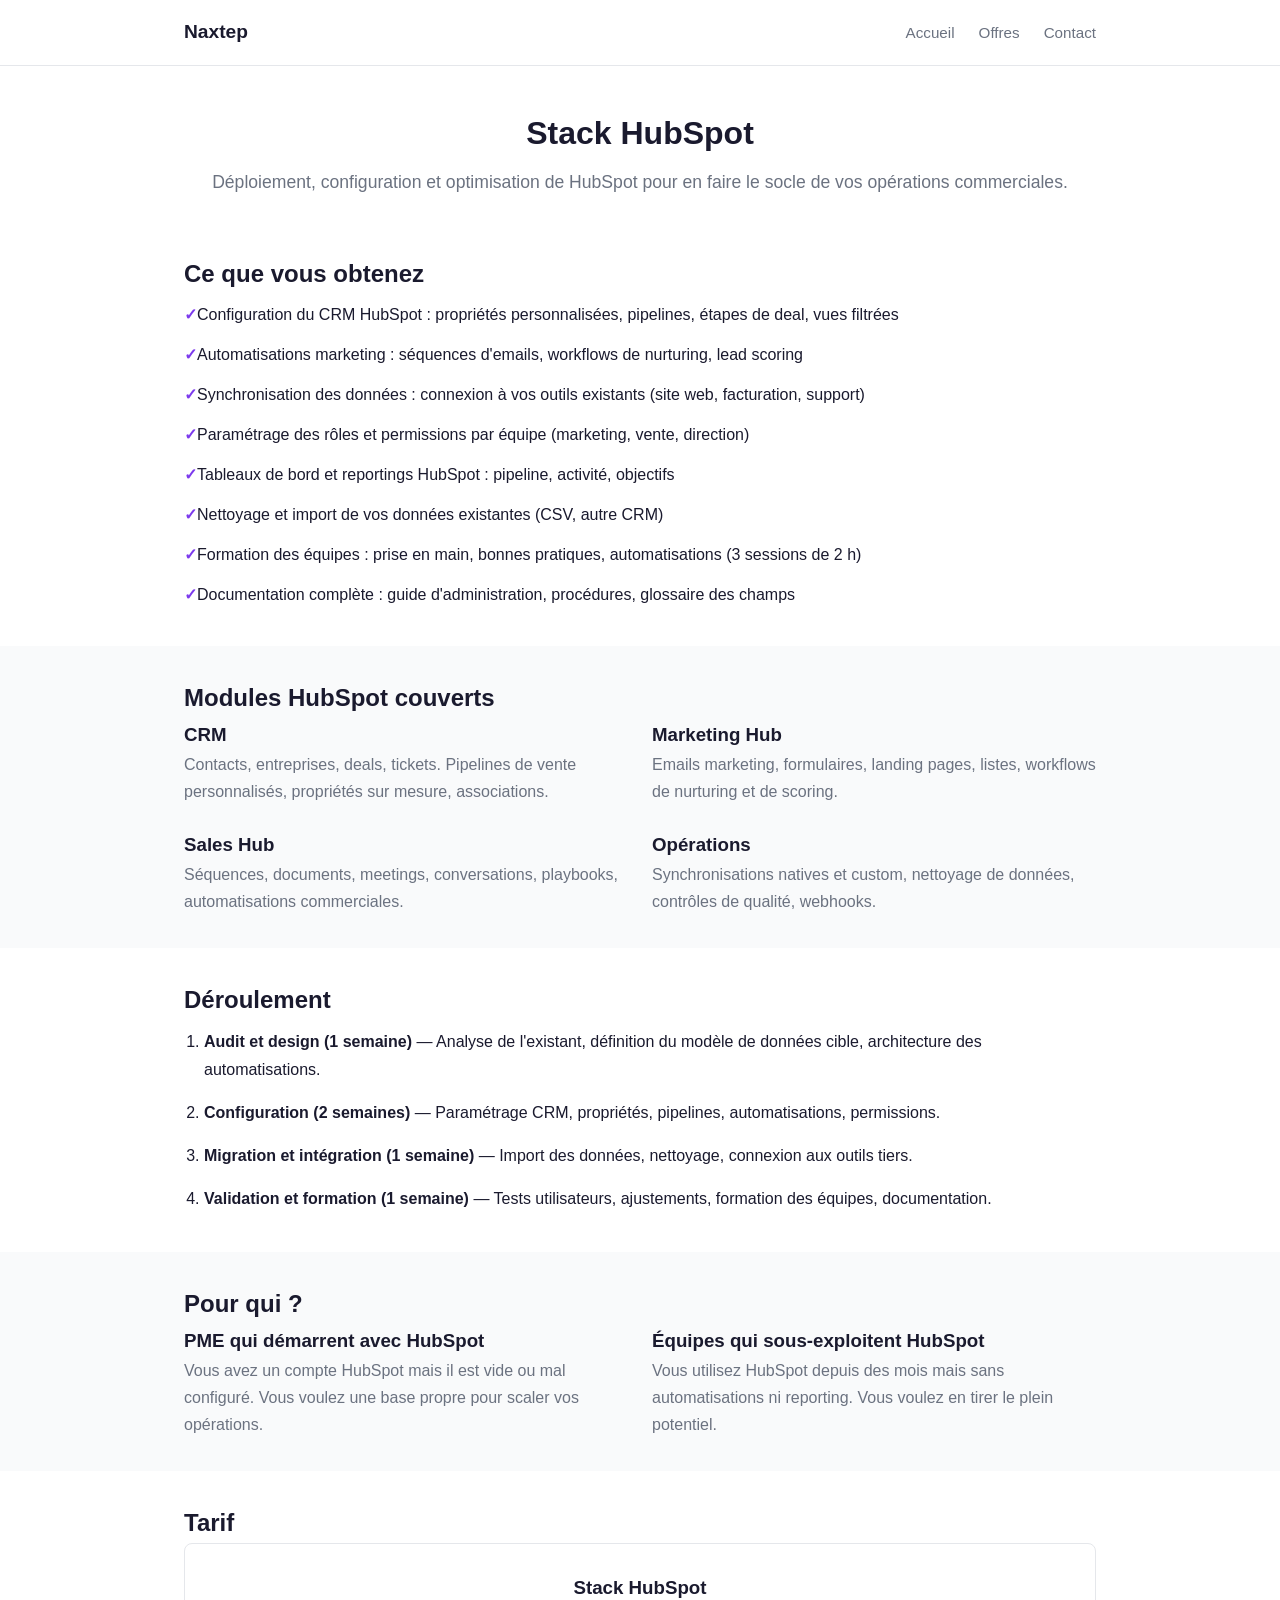
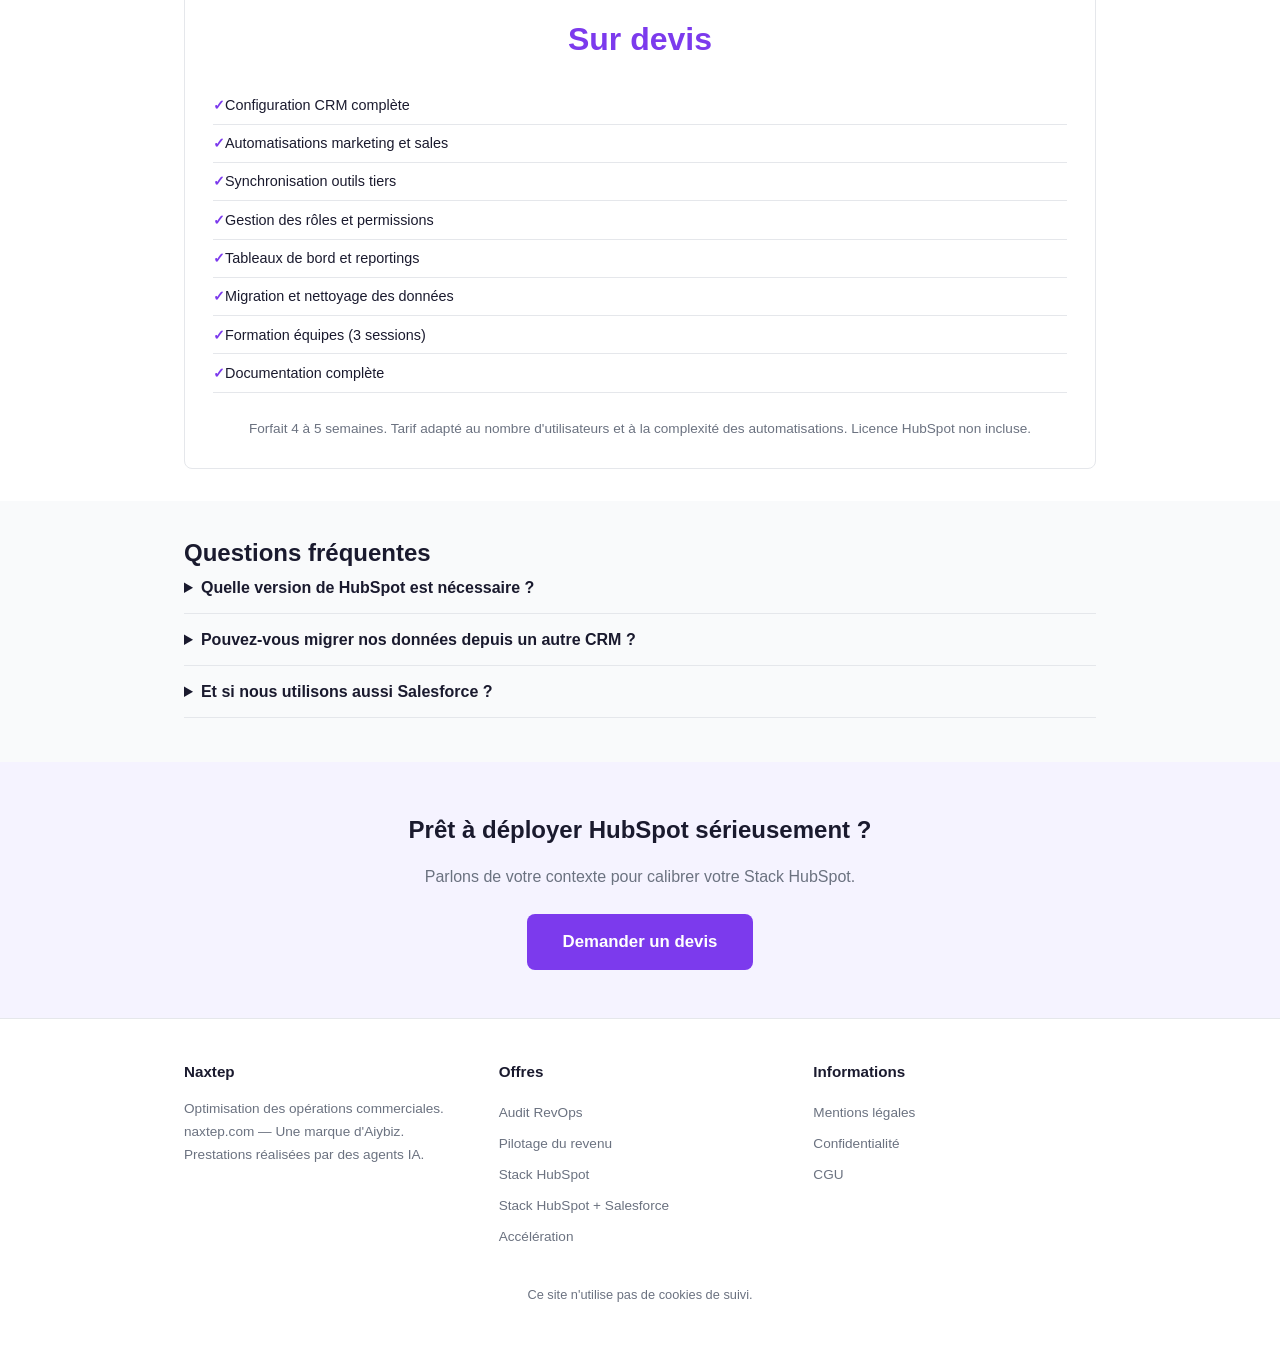
<file: offres/stack-hubspot.html>
<!DOCTYPE html>
<html lang="fr">
<head>
  <meta charset="UTF-8">
  <meta name="viewport" content="width=device-width, initial-scale=1.0">
  <title>Stack HubSpot — Naxtep</title>
  <meta name="description" content="Stack HubSpot Naxtep : déploiement, configuration et optimisation de HubSpot. CRM, automatisations, reporting et intégrations natives.">
  <link rel="stylesheet" href="../css/style.css">
</head>
<body>

<header class="site-header">
  <div class="container">
    <div class="brand"><a href="../index.html">Naxtep</a></div>
    <nav>
      <ul class="nav-main">
        <li><a href="../index.html">Accueil</a></li>
        <li><a href="index.html">Offres</a></li>
        <li><a href="../index.html#contact">Contact</a></li>
      </ul>
    </nav>
  </div>
</header>

<main>
  <div class="offer-header">
    <div class="container">
      <h1>Stack HubSpot</h1>
      <p class="tagline">Déploiement, configuration et optimisation de HubSpot pour en faire le socle de vos opérations commerciales.</p>
    </div>
  </div>

  <div class="offer-sections">
    <section>
      <div class="container">
        <h2>Ce que vous obtenez</h2>
        <ul class="benefits-list">
          <li>Configuration du CRM HubSpot : propriétés personnalisées, pipelines, étapes de deal, vues filtrées</li>
          <li>Automatisations marketing : séquences d'emails, workflows de nurturing, lead scoring</li>
          <li>Synchronisation des données : connexion à vos outils existants (site web, facturation, support)</li>
          <li>Paramétrage des rôles et permissions par équipe (marketing, vente, direction)</li>
          <li>Tableaux de bord et reportings HubSpot : pipeline, activité, objectifs</li>
          <li>Nettoyage et import de vos données existantes (CSV, autre CRM)</li>
          <li>Formation des équipes : prise en main, bonnes pratiques, automatisations (3 sessions de 2 h)</li>
          <li>Documentation complète : guide d'administration, procédures, glossaire des champs</li>
        </ul>
      </div>
    </section>

    <section>
      <div class="container">
        <h2>Modules HubSpot couverts</h2>
        <div class="grid-2">
          <div>
            <h3>CRM</h3>
            <p style="color: var(--color-muted);">Contacts, entreprises, deals, tickets. Pipelines de vente personnalisés, propriétés sur mesure, associations.</p>
          </div>
          <div>
            <h3>Marketing Hub</h3>
            <p style="color: var(--color-muted);">Emails marketing, formulaires, landing pages, listes, workflows de nurturing et de scoring.</p>
          </div>
          <div>
            <h3>Sales Hub</h3>
            <p style="color: var(--color-muted);">Séquences, documents, meetings, conversations, playbooks, automatisations commerciales.</p>
          </div>
          <div>
            <h3>Opérations</h3>
            <p style="color: var(--color-muted);">Synchronisations natives et custom, nettoyage de données, contrôles de qualité, webhooks.</p>
          </div>
        </div>
      </div>
    </section>

    <section>
      <div class="container">
        <h2>Déroulement</h2>
        <ol class="steps">
          <li><strong>Audit et design (1 semaine)</strong> — Analyse de l'existant, définition du modèle de données cible, architecture des automatisations.</li>
          <li><strong>Configuration (2 semaines)</strong> — Paramétrage CRM, propriétés, pipelines, automatisations, permissions.</li>
          <li><strong>Migration et intégration (1 semaine)</strong> — Import des données, nettoyage, connexion aux outils tiers.</li>
          <li><strong>Validation et formation (1 semaine)</strong> — Tests utilisateurs, ajustements, formation des équipes, documentation.</li>
        </ol>
      </div>
    </section>

    <section>
      <div class="container">
        <h2>Pour qui ?</h2>
        <div class="grid-2">
          <div>
            <h3>PME qui démarrent avec HubSpot</h3>
            <p style="color: var(--color-muted);">Vous avez un compte HubSpot mais il est vide ou mal configuré. Vous voulez une base propre pour scaler vos opérations.</p>
          </div>
          <div>
            <h3>Équipes qui sous-exploitent HubSpot</h3>
            <p style="color: var(--color-muted);">Vous utilisez HubSpot depuis des mois mais sans automatisations ni reporting. Vous voulez en tirer le plein potentiel.</p>
          </div>
        </div>
      </div>
    </section>

    <section>
      <div class="container">
        <h2>Tarif</h2>
        <div class="pricing-card">
          <h3>Stack HubSpot</h3>
          <p class="pricing-price">Sur devis</p>
          <ul>
            <li>Configuration CRM complète</li>
            <li>Automatisations marketing et sales</li>
            <li>Synchronisation outils tiers</li>
            <li>Gestion des rôles et permissions</li>
            <li>Tableaux de bord et reportings</li>
            <li>Migration et nettoyage des données</li>
            <li>Formation équipes (3 sessions)</li>
            <li>Documentation complète</li>
          </ul>
          <p style="font-size: 0.85rem; color: var(--color-muted);">Forfait 4 à 5 semaines. Tarif adapté au nombre d'utilisateurs et à la complexité des automatisations. Licence HubSpot non incluse.</p>
        </div>
      </div>
    </section>

    <section class="faq">
      <div class="container">
        <h2>Questions fréquentes</h2>
        <details>
          <summary>Quelle version de HubSpot est nécessaire ?</summary>
          <p>Toutes les versions sont supportées. Nous optimisons la configuration selon votre abonnement (Starter, Professional, Enterprise). Nous vous conseillons sur le bon niveau d'abonnement si nécessaire.</p>
        </details>
        <details>
          <summary>Pouvez-vous migrer nos données depuis un autre CRM ?</summary>
          <p>Oui. La migration de données depuis Salesforce, Pipedrive, Zoho ou un fichier Excel/CSV est incluse dans le forfait. Nous assurons le mapping, le nettoyage et la validation.</p>
        </details>
        <details>
          <summary>Et si nous utilisons aussi Salesforce ?</summary>
          <p>Notre offre Stack HubSpot + Salesforce est conçue pour les architectures bi-CRM. Nous assurons la synchronisation, la répartition des rôles entre les deux outils et l'absence de doublons.</p>
        </details>
      </div>
    </section>
  </div>

  <section class="cta-section">
    <div class="container">
      <h2>Prêt à déployer HubSpot sérieusement ?</h2>
      <p>Parlons de votre contexte pour calibrer votre Stack HubSpot.</p>
      <a href="mailto:contact@naxtep.com?subject=Stack%20HubSpot%20Naxtep" class="cta-primary">Demander un devis</a>
    </div>
  </section>
</main>

<footer class="site-footer">
  <div class="container">
    <div class="footer-grid">
      <div>
        <h4>Naxtep</h4>
        <p>Optimisation des opérations commerciales.<br>naxtep.com — Une marque d'Aiybiz.<br>Prestations réalisées par des agents IA.</p>
      </div>
      <div>
        <h4>Offres</h4>
        <ul>
          <li><a href="audit-revops.html">Audit RevOps</a></li>
          <li><a href="pilotage-revenu.html">Pilotage du revenu</a></li>
          <li><a href="stack-hubspot.html">Stack HubSpot</a></li>
          <li><a href="stack-hubspot-salesforce.html">Stack HubSpot + Salesforce</a></li>
          <li><a href="acceleration.html">Accélération</a></li>
        </ul>
      </div>
      <div>
        <h4>Informations</h4>
        <ul>
          <li><a href="../mentions-legales.html">Mentions légales</a></li>
          <li><a href="../confidentialite.html">Confidentialité</a></li>
          <li><a href="../cgu.html">CGU</a></li>
        </ul>
      </div>
    </div>
    <p class="cookie-notice">Ce site n'utilise pas de cookies de suivi.</p>
  </div>
</footer>

</body>
</html>
</file>
<file: css/style.css>
*,
*::before,
*::after {
  box-sizing: border-box;
  margin: 0;
  padding: 0;
}

:root {
  --color-bg: #ffffff;
  --color-text: #1a1a2e;
  --color-muted: #6b7280;
  --color-accent: #7c3aed;
  --color-accent-hover: #6d28d9;
  --color-accent-light: #f5f3ff;
  --color-border: #e5e7eb;
  --color-surface: #f9fafb;
  --max-width: 960px;
  --radius: 8px;
}

html {
  font-size: 16px;
  scroll-behavior: smooth;
}

body {
  font-family: -apple-system, BlinkMacSystemFont, "Segoe UI", Roboto, "Helvetica Neue", Arial, sans-serif;
  color: var(--color-text);
  background: var(--color-bg);
  line-height: 1.7;
}

.container {
  max-width: var(--max-width);
  margin: 0 auto;
  padding: 0 1.5rem;
}

a {
  color: var(--color-accent);
  text-decoration: none;
}
a:hover {
  text-decoration: underline;
}

.site-header {
  padding: 1rem 0;
  border-bottom: 1px solid var(--color-border);
  background: var(--color-bg);
  position: sticky;
  top: 0;
  z-index: 10;
}
.site-header .container {
  display: flex;
  justify-content: space-between;
  align-items: center;
}
.brand {
  font-weight: 700;
  font-size: 1.2rem;
  color: var(--color-text);
}
.brand a {
  color: inherit;
  text-decoration: none;
}
.nav-main {
  display: flex;
  gap: 1.5rem;
  list-style: none;
}
.nav-main a {
  font-size: 0.95rem;
  color: var(--color-muted);
  font-weight: 500;
}
.nav-main a:hover {
  color: var(--color-accent);
  text-decoration: none;
}

.hero {
  text-align: center;
  padding: 4rem 0 3rem;
}
.hero h1 {
  font-size: 2.25rem;
  margin-bottom: 1rem;
  line-height: 1.3;
}
.hero-subtitle {
  color: var(--color-muted);
  font-size: 1.15rem;
  max-width: 640px;
  margin: 0 auto 2rem;
}

.cta-primary {
  display: inline-block;
  background: var(--color-accent);
  color: #fff;
  padding: 0.85rem 2.25rem;
  border-radius: var(--radius);
  text-decoration: none;
  font-weight: 600;
  font-size: 1.05rem;
  border: none;
  cursor: pointer;
  transition: background 0.15s, transform 0.1s;
}
.cta-primary:hover,
.cta-primary:focus {
  background: var(--color-accent-hover);
  text-decoration: none;
}
.cta-primary:active {
  transform: scale(0.98);
}

.cta-secondary {
  display: inline-block;
  background: transparent;
  color: var(--color-accent);
  padding: 0.85rem 2.25rem;
  border-radius: var(--radius);
  text-decoration: none;
  font-weight: 600;
  font-size: 1.05rem;
  border: 2px solid var(--color-accent);
  cursor: pointer;
  transition: background 0.15s;
}
.cta-secondary:hover {
  background: var(--color-accent-light);
  text-decoration: none;
}

.cta-full {
  width: 100%;
  text-align: center;
}

.section {
  padding: 3rem 0;
}
.section-alt {
  background: var(--color-surface);
}
.section h2 {
  font-size: 1.6rem;
  margin-bottom: 1.25rem;
}
.section h3 {
  font-size: 1.15rem;
  margin-bottom: 0.5rem;
}

.grid-2 {
  display: grid;
  grid-template-columns: 1fr 1fr;
  gap: 1.5rem;
}
.grid-3 {
  display: grid;
  grid-template-columns: repeat(3, 1fr);
  gap: 1.25rem;
}

.card {
  background: #fff;
  border: 1px solid var(--color-border);
  border-radius: var(--radius);
  padding: 1.5rem;
  display: flex;
  flex-direction: column;
}
.card p {
  color: var(--color-muted);
  font-size: 0.95rem;
  flex: 1;
  margin-bottom: 1rem;
  line-height: 1.6;
}
.card .card-footer {
  margin-top: auto;
  display: flex;
  justify-content: space-between;
  align-items: center;
}
.card .price {
  font-weight: 700;
  color: var(--color-accent);
  font-size: 1.1rem;
}

.offer-header {
  padding: 2.5rem 0 1.5rem;
  text-align: center;
}
.offer-header h1 {
  font-size: 2rem;
  margin-bottom: 0.5rem;
}
.offer-header .tagline {
  color: var(--color-muted);
  font-size: 1.1rem;
}

.offer-sections > section {
  padding: 2rem 0;
}
.offer-sections > section:nth-child(even) {
  background: var(--color-surface);
}

.benefits-list {
  list-style: none;
}
.benefits-list li {
  padding: 0.4rem 0;
}
.benefits-list li::before {
  content: "\2713 ";
  color: var(--color-accent);
  font-weight: 700;
}

.steps {
  padding-left: 1.25rem;
}
.steps li {
  padding: 0.5rem 0;
}

.faq {
  padding: 2.5rem 0;
}
.faq details {
  margin-bottom: 0.75rem;
  border-bottom: 1px solid var(--color-border);
  padding-bottom: 0.75rem;
}
.faq summary {
  cursor: pointer;
  font-weight: 600;
}
.faq details p {
  padding-top: 0.5rem;
  color: var(--color-muted);
}

.cta-section {
  text-align: center;
  padding: 3rem 0;
  background: var(--color-accent-light);
}
.cta-section h2 {
  margin-bottom: 0.75rem;
}
.cta-section p {
  color: var(--color-muted);
  margin-bottom: 1.5rem;
}

.pricing-card {
  background: #fff;
  border: 1px solid var(--color-border);
  border-radius: var(--radius);
  padding: 1.75rem;
  text-align: center;
  display: flex;
  flex-direction: column;
}
.pricing-card.featured {
  border-color: var(--color-accent);
  border-width: 2px;
}
.pricing-card h3 {
  margin-bottom: 0.5rem;
}
.pricing-card .pricing-price {
  font-size: 2rem;
  font-weight: 700;
  color: var(--color-accent);
  margin-bottom: 1.25rem;
}
.pricing-card ul {
  list-style: none;
  text-align: left;
  margin-bottom: 1.5rem;
  flex: 1;
  font-size: 0.9rem;
}
.pricing-card ul li {
  padding: 0.4rem 0;
  border-bottom: 1px solid var(--color-border);
}
.pricing-card ul li::before {
  content: "\2713 ";
  color: var(--color-accent);
  font-weight: 700;
}
.pricing-card .cta-primary {
  margin-top: auto;
}

.order-form {
  background: #fff;
  padding: 1.5rem;
  border-radius: var(--radius);
  border: 1px solid var(--color-border);
  max-width: 520px;
  margin: 0 auto;
}
.form-group {
  margin-bottom: 1.25rem;
}
.form-group label {
  display: block;
  font-weight: 600;
  margin-bottom: 0.3rem;
}
.form-group input[type="email"],
.form-group input[type="text"],
.form-group textarea,
.form-group select {
  width: 100%;
  padding: 0.65rem 0.75rem;
  border: 1px solid var(--color-border);
  border-radius: var(--radius);
  font-size: 1rem;
  font-family: inherit;
}
.form-group input:focus,
.form-group textarea:focus,
.form-group select:focus {
  outline: none;
  border-color: var(--color-accent);
  box-shadow: 0 0 0 3px rgba(124, 58, 237, 0.15);
}
.form-hint {
  display: block;
  font-size: 0.85rem;
  color: var(--color-muted);
  margin-top: 0.25rem;
}
.form-consent {
  display: flex;
  align-items: flex-start;
  gap: 0.5rem;
}
.form-consent input[type="checkbox"] {
  margin-top: 0.2rem;
  flex-shrink: 0;
}
.form-consent label {
  font-weight: 400;
  font-size: 0.9rem;
}
.form-note {
  text-align: center;
  font-size: 0.85rem;
  color: var(--color-muted);
  margin-top: 1rem;
}

.site-footer {
  border-top: 1px solid var(--color-border);
  padding: 2.5rem 0;
  text-align: center;
  font-size: 0.85rem;
  color: var(--color-muted);
}
.footer-grid {
  display: grid;
  grid-template-columns: 1fr 1fr 1fr;
  gap: 2rem;
  text-align: left;
  margin-bottom: 2rem;
}
.footer-grid h4 {
  font-size: 0.95rem;
  margin-bottom: 0.75rem;
  color: var(--color-text);
}
.footer-grid ul {
  list-style: none;
}
.footer-grid ul li {
  padding: 0.25rem 0;
}
.footer-grid ul li a {
  color: var(--color-muted);
}
.cookie-notice {
  font-size: 0.8rem;
  margin-top: 1rem;
}

@media (max-width: 768px) {
  .grid-2,
  .grid-3 {
    grid-template-columns: 1fr;
  }
  .footer-grid {
    grid-template-columns: 1fr;
    gap: 1.5rem;
  }
}
@media (max-width: 480px) {
  .hero h1 {
    font-size: 1.6rem;
  }
  .container {
    padding: 0 1rem;
  }
  .nav-main {
    gap: 0.75rem;
  }
}
</file>
